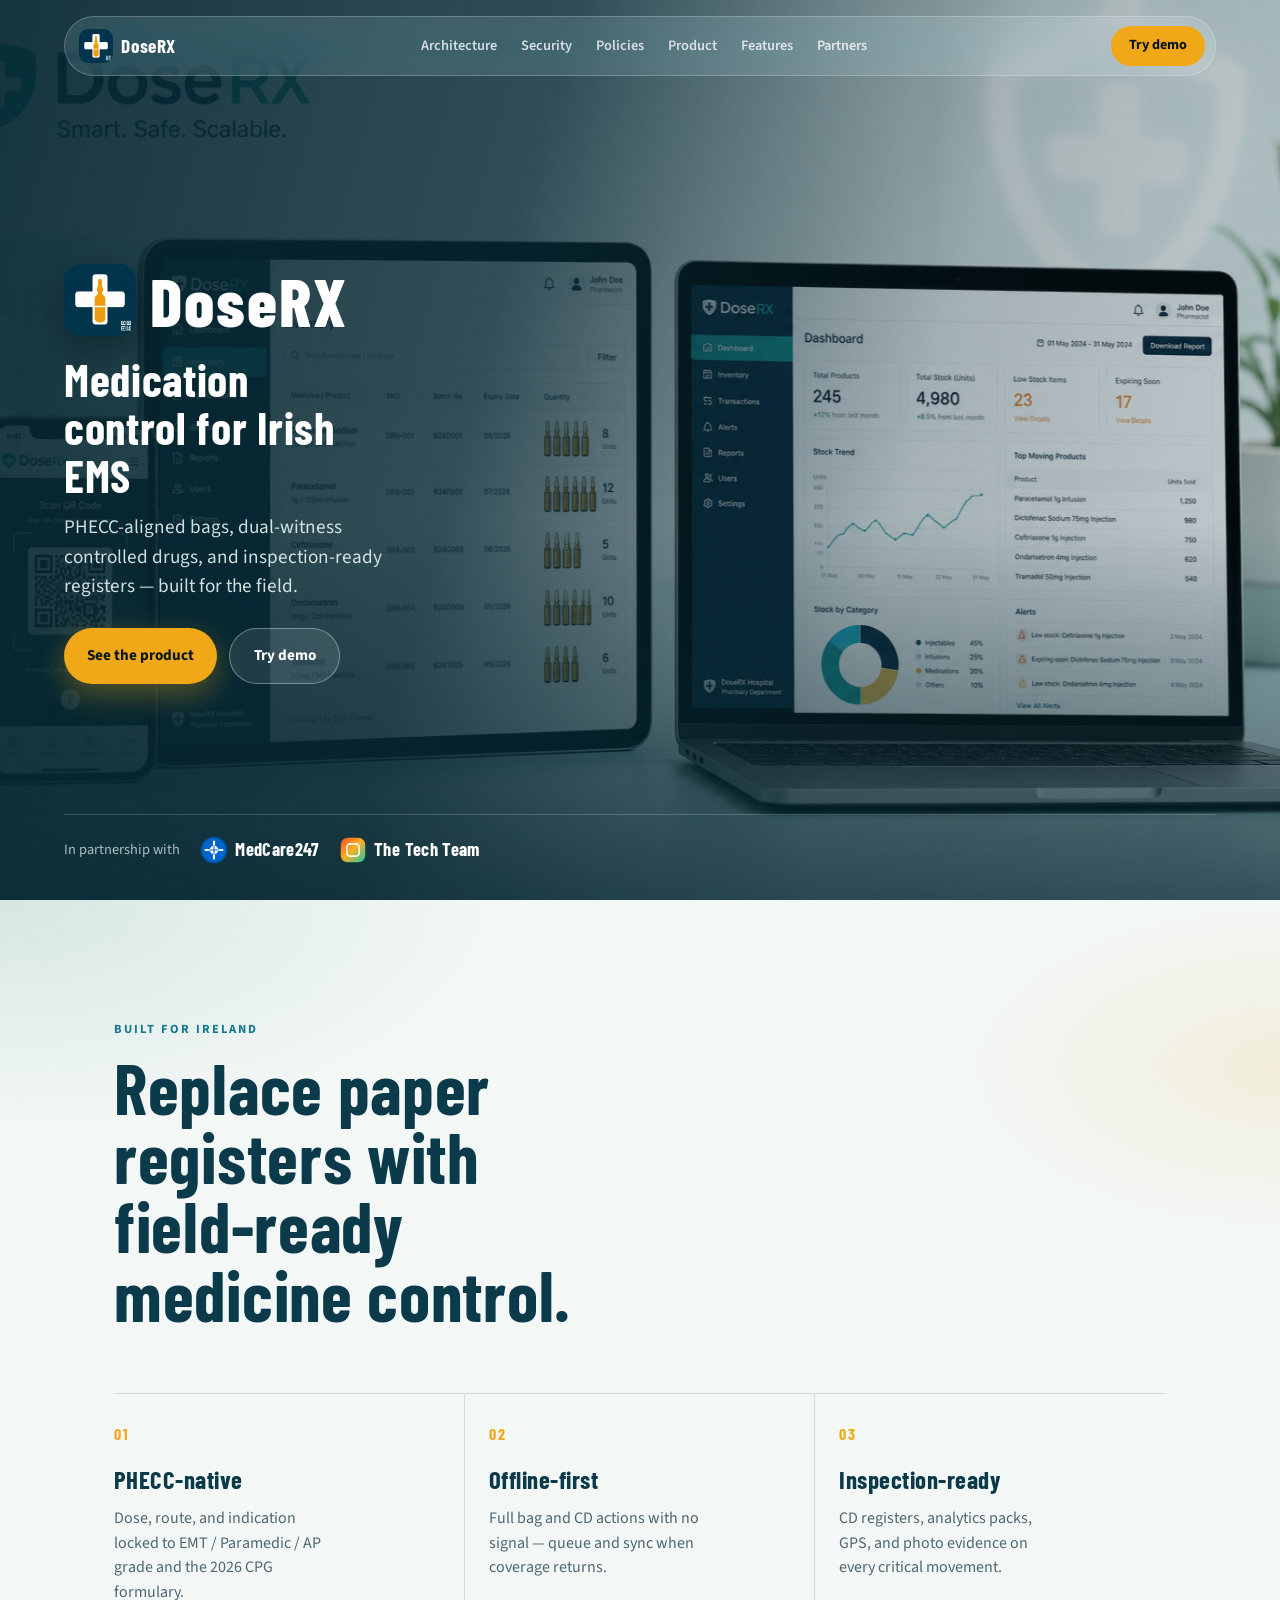
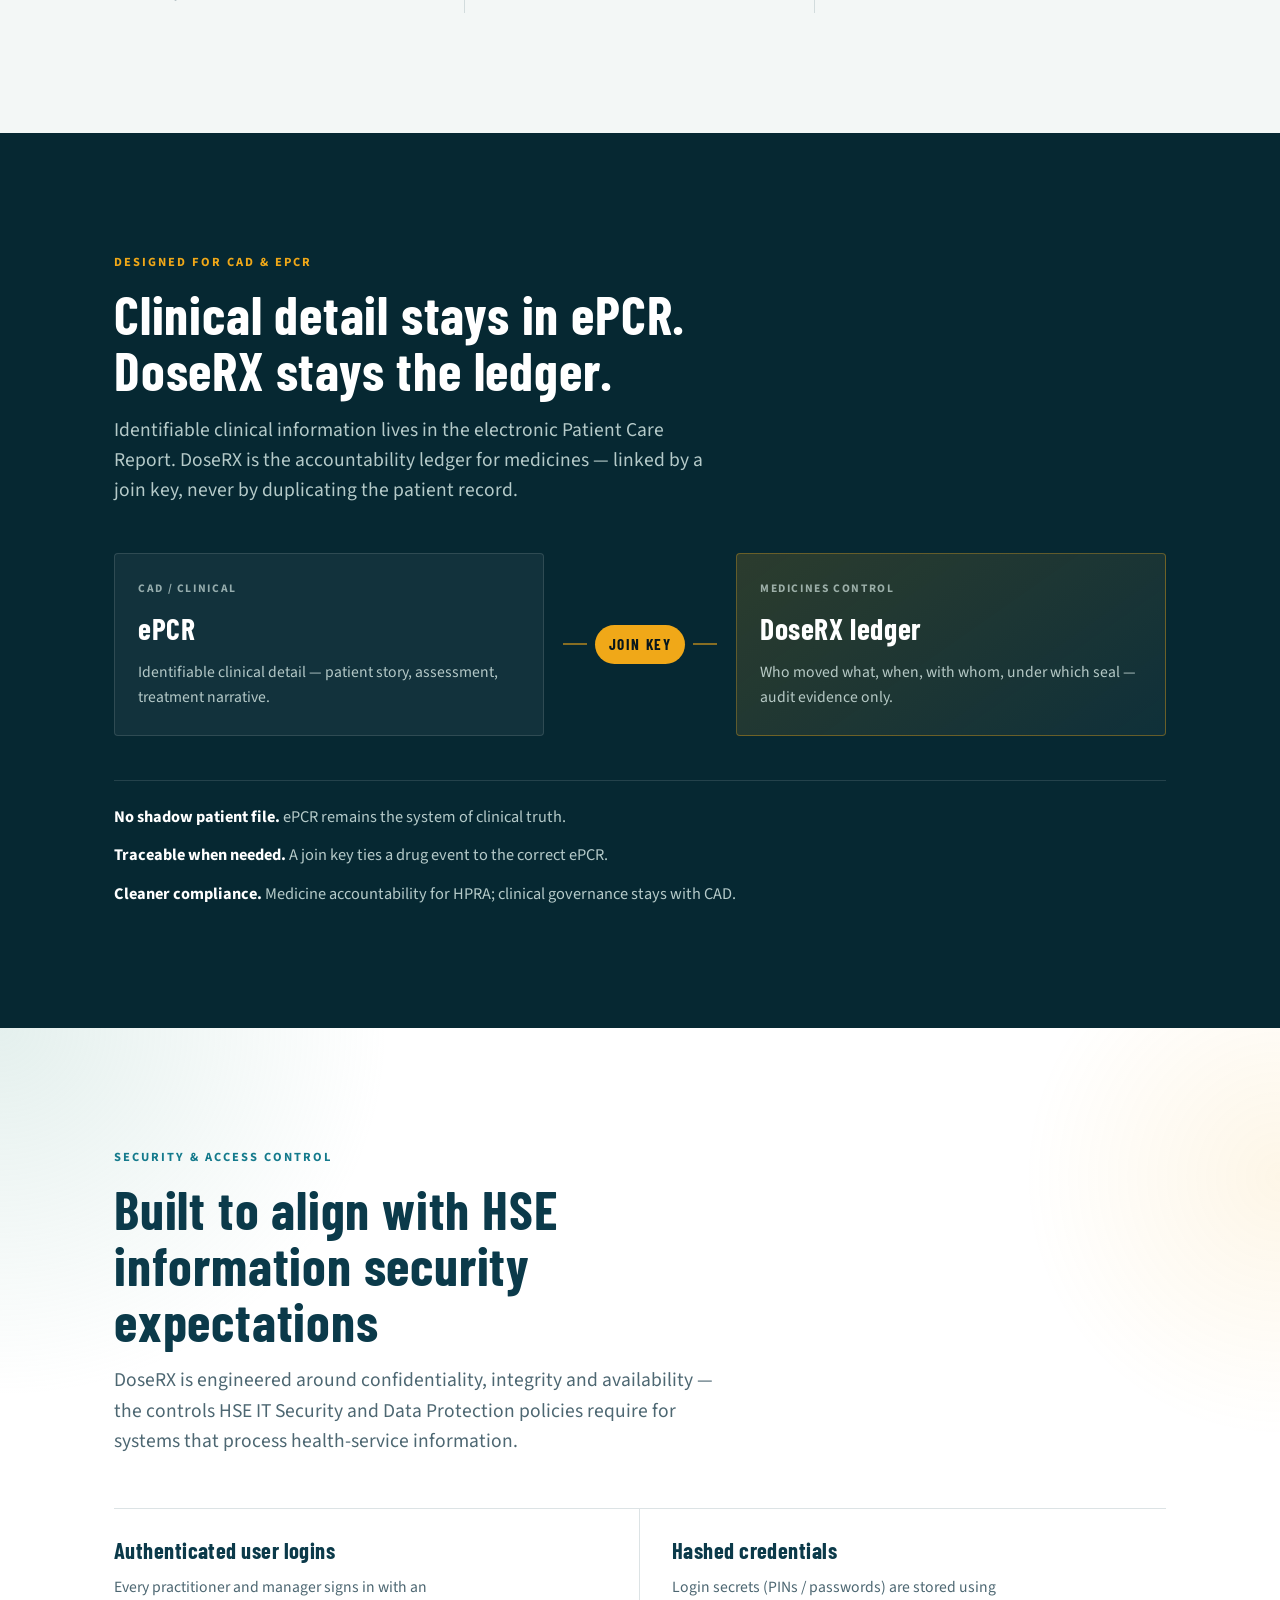
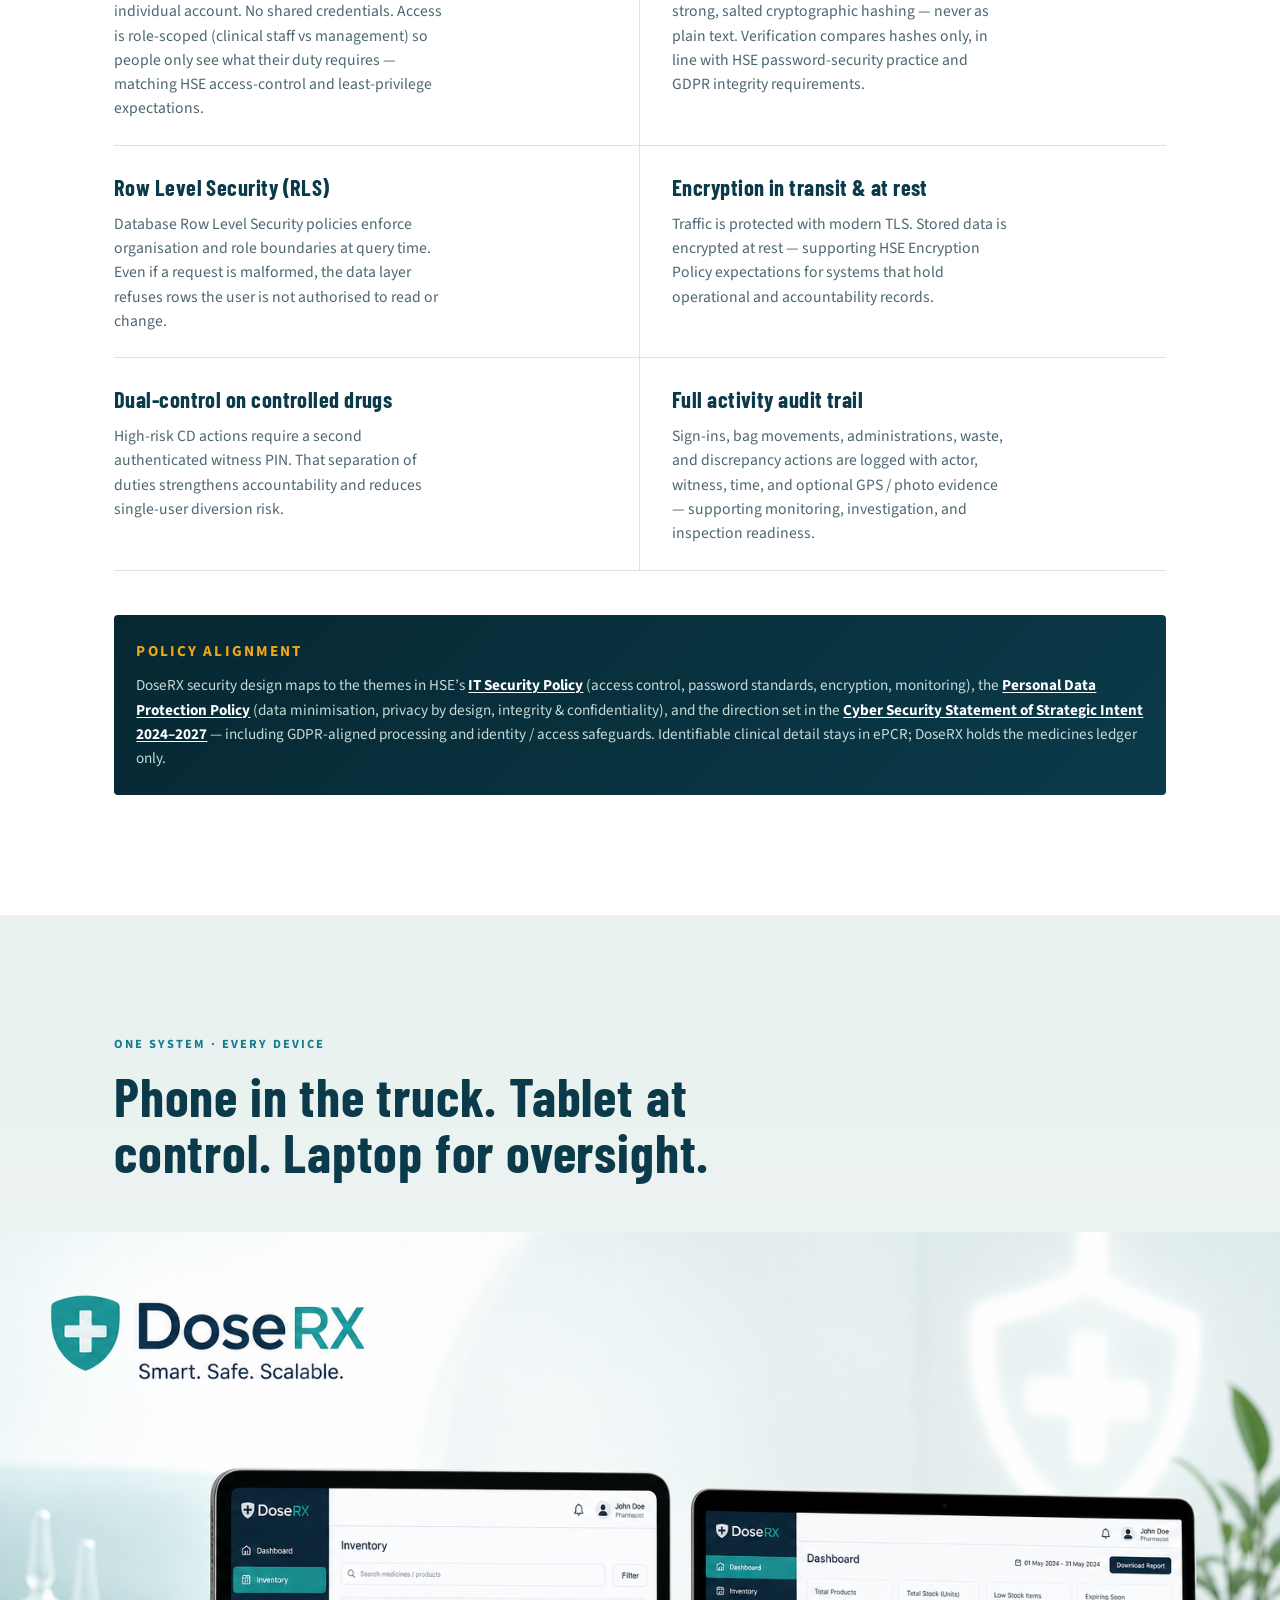
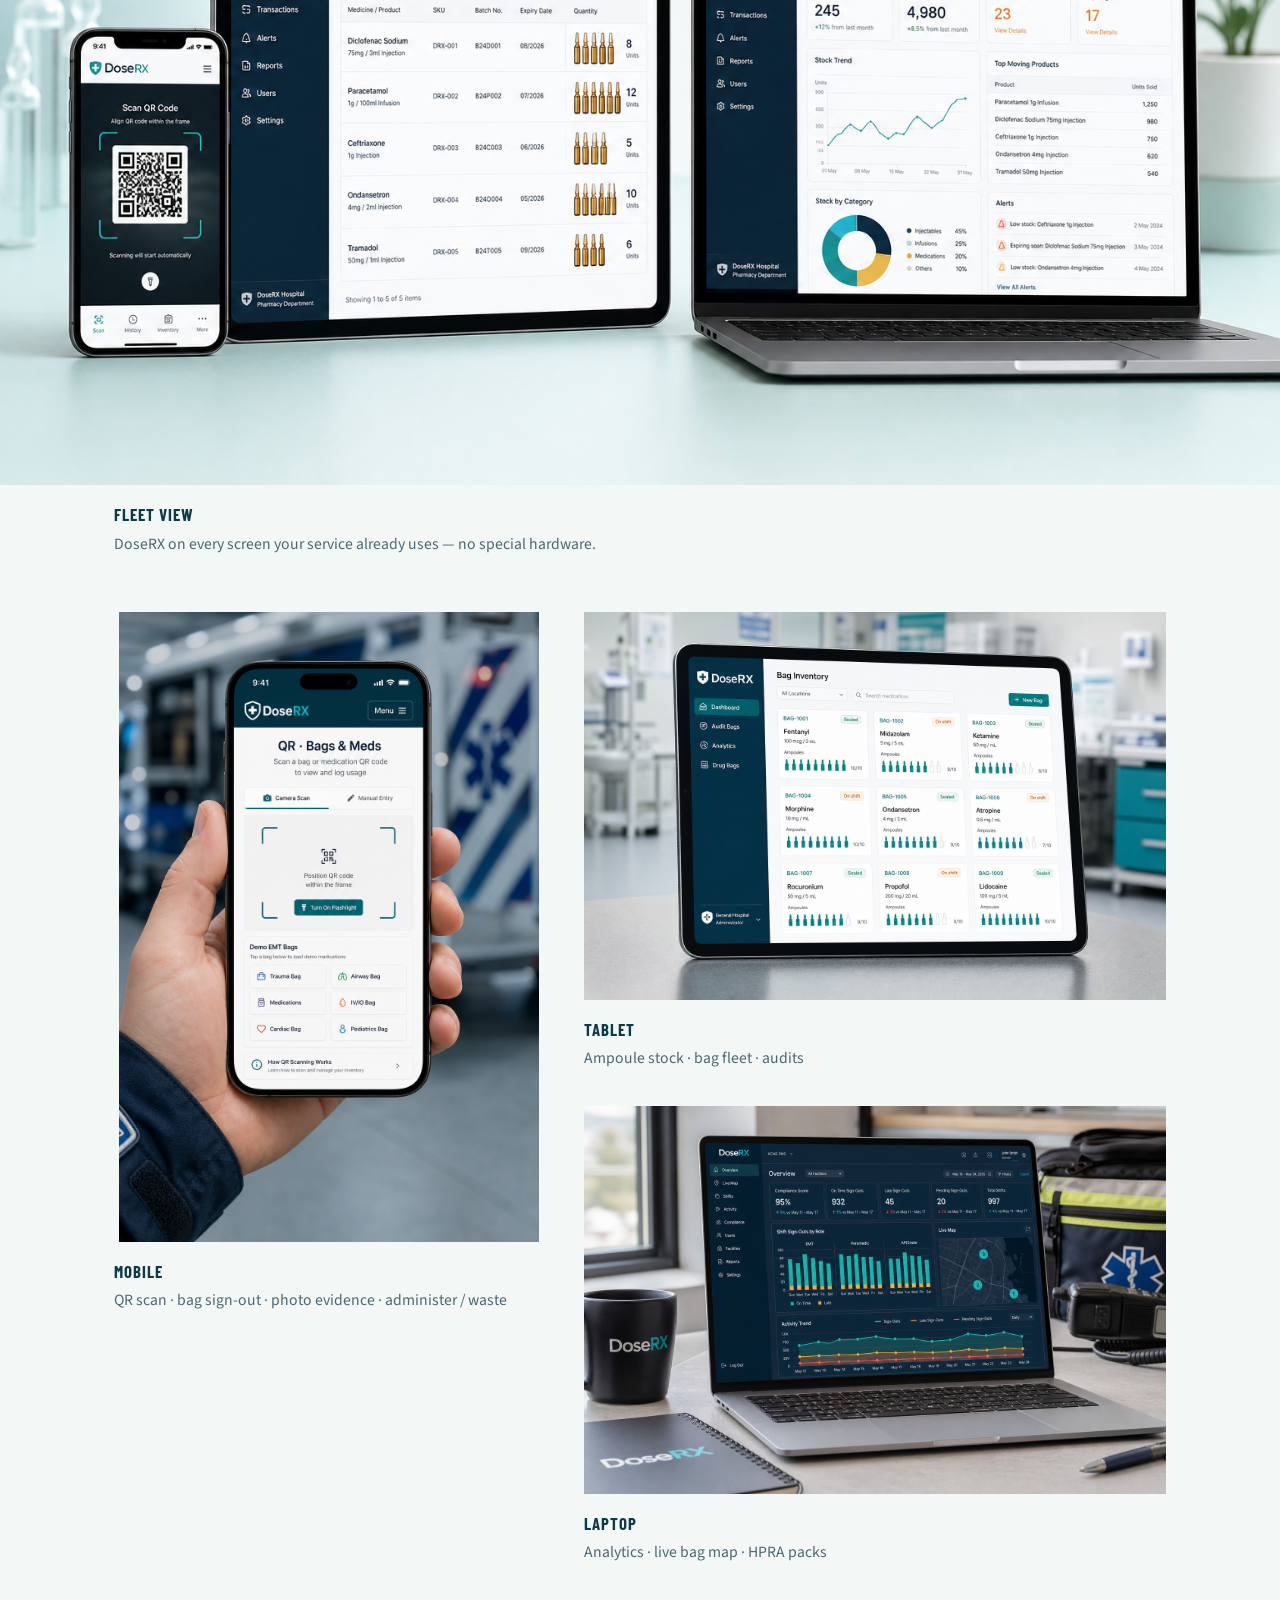
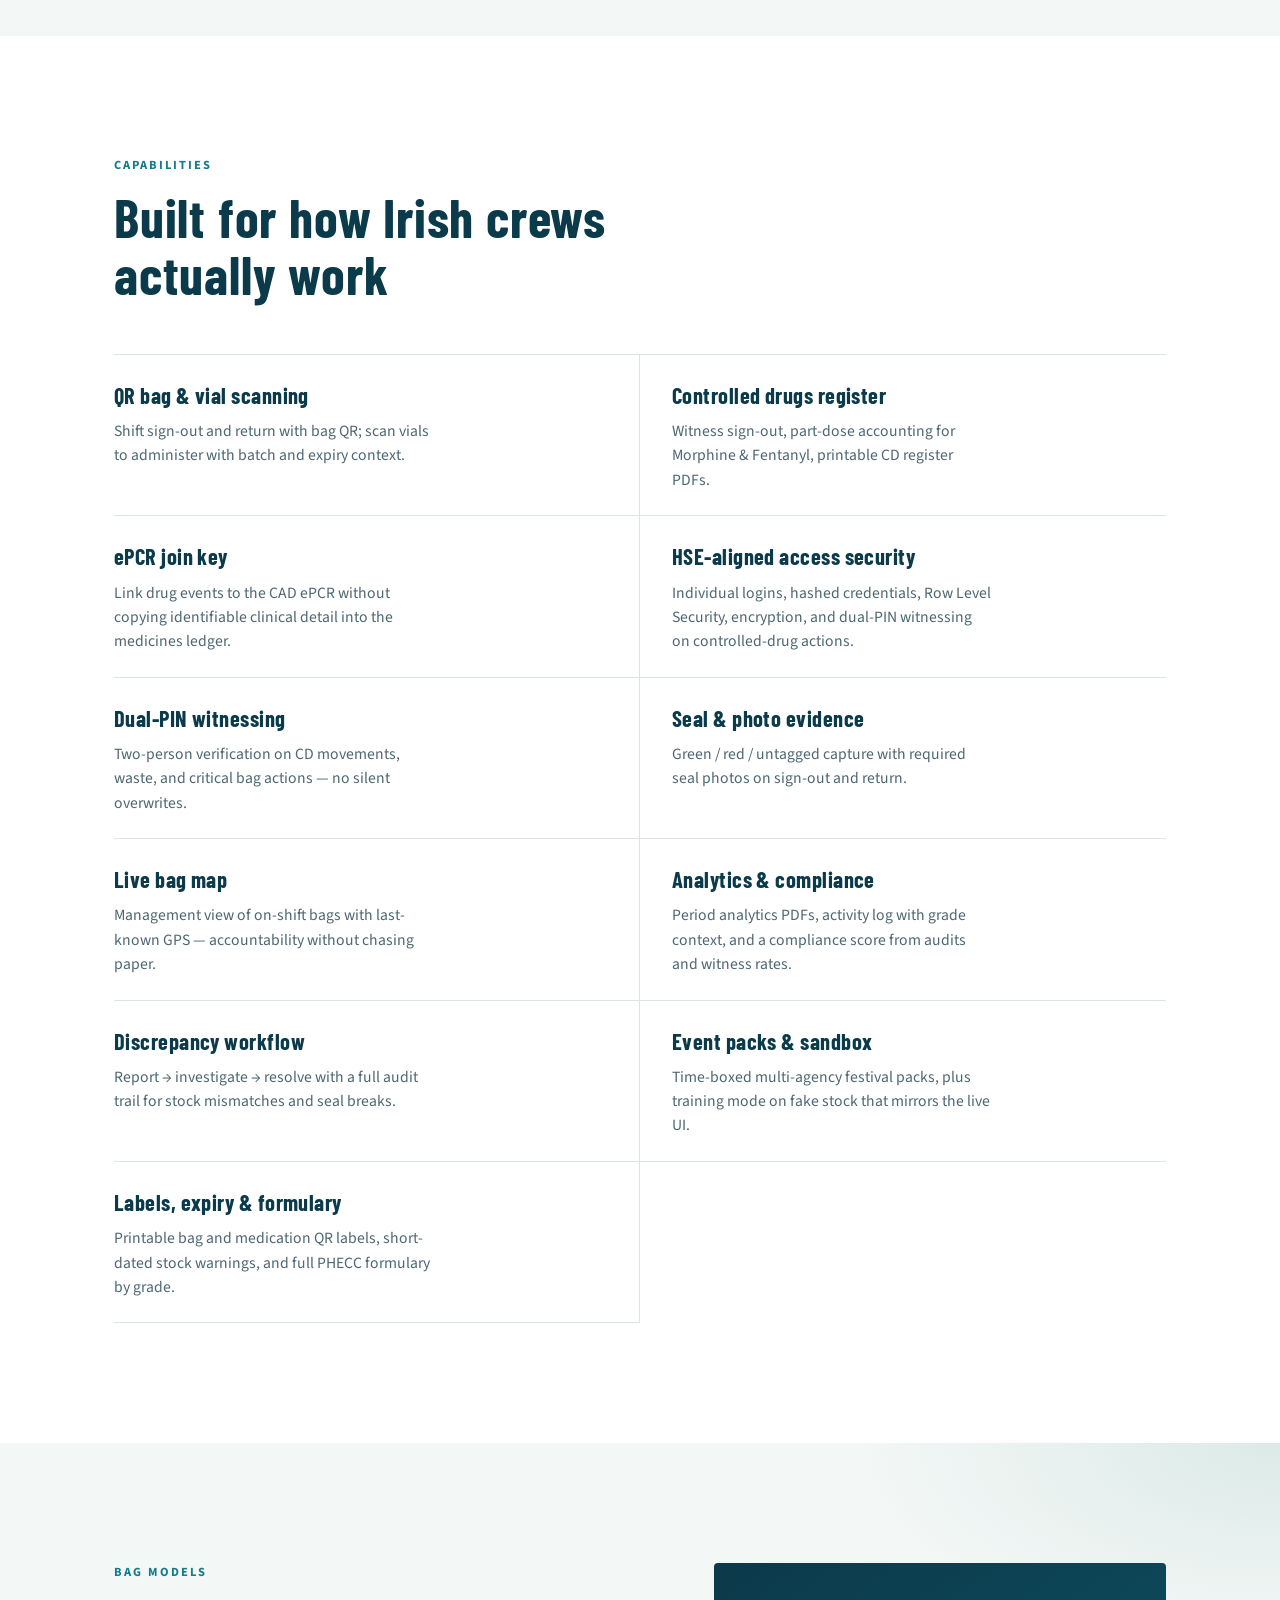
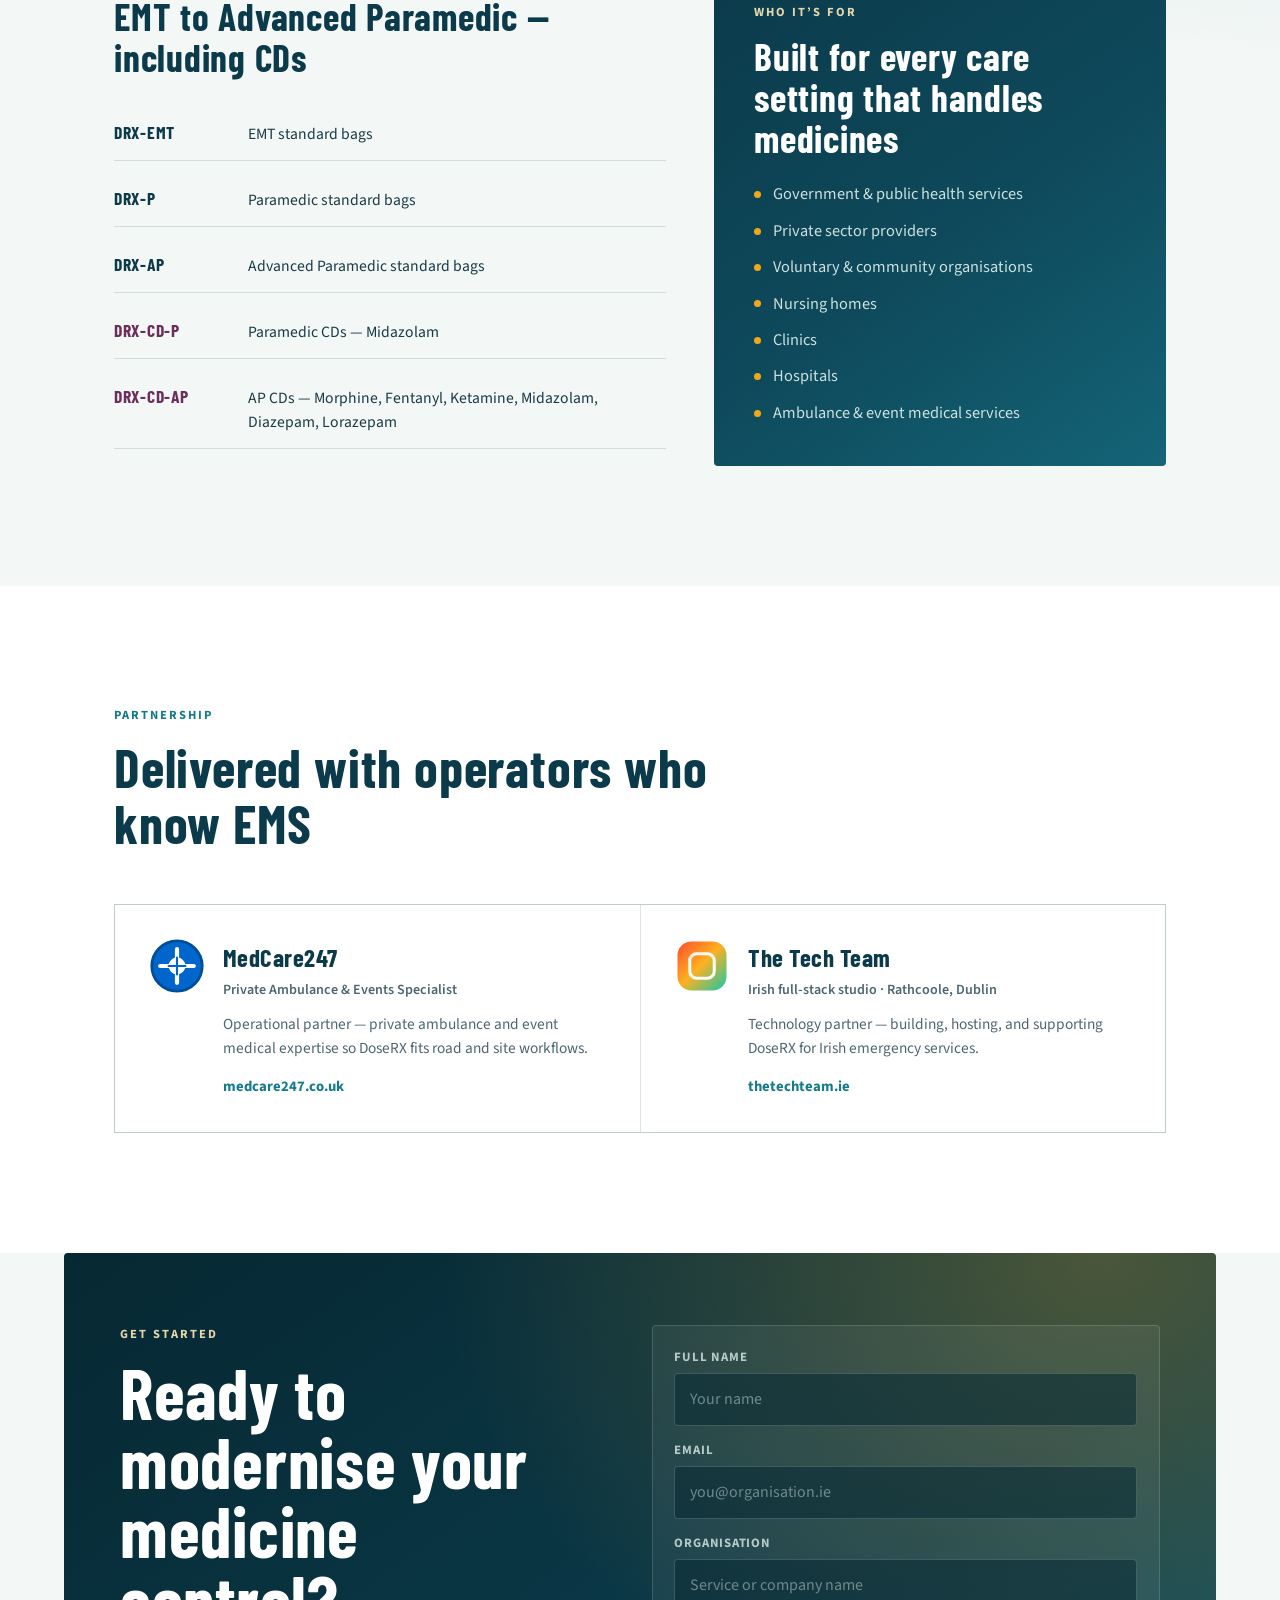
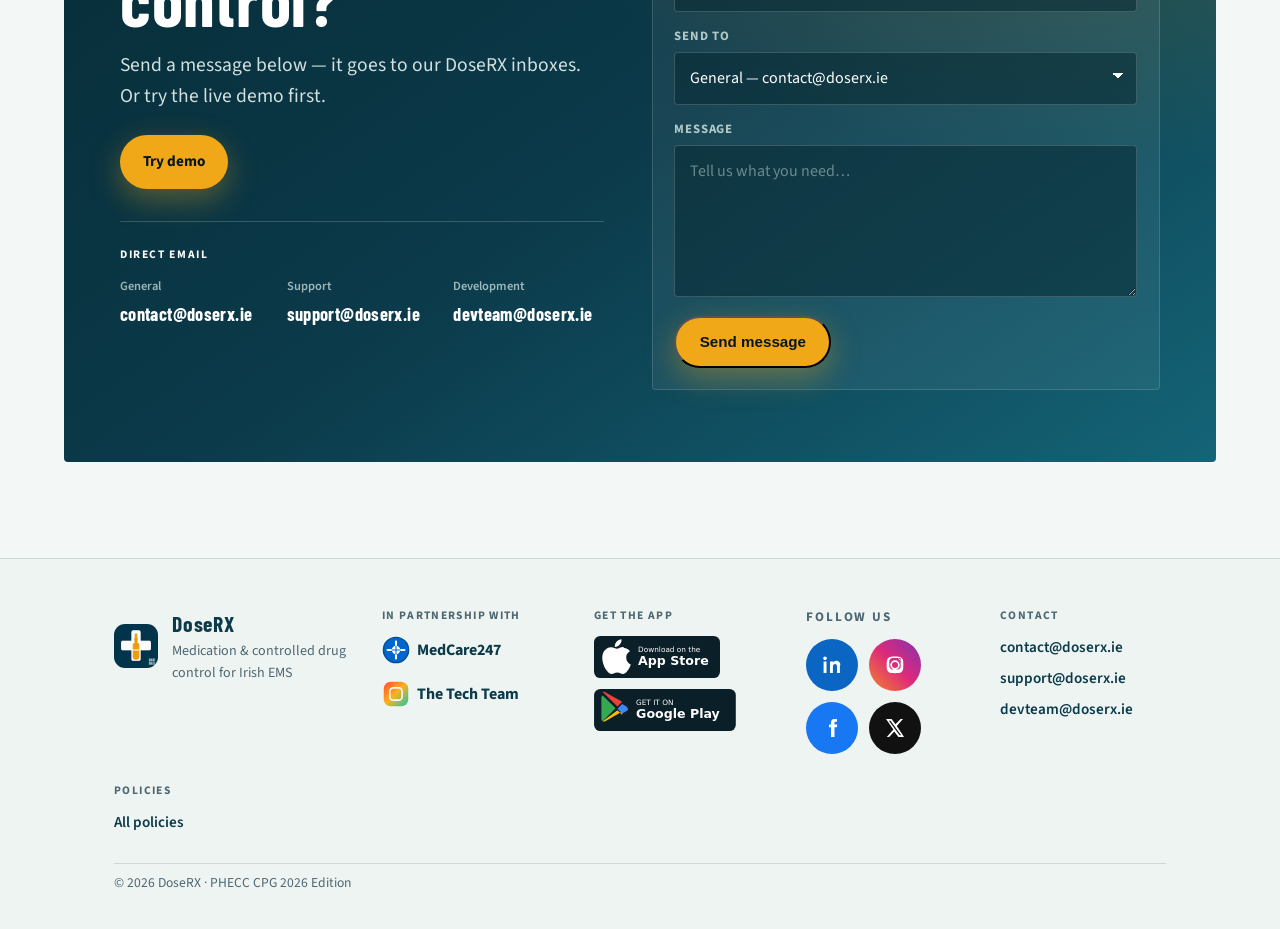
<file: index.html>
<!DOCTYPE html>
<html lang="en-IE">
<head>
  <meta charset="UTF-8" />
  <meta name="viewport" content="width=device-width, initial-scale=1.0" />
  <meta name="description" content="DoseRX — medication & controlled drug control for Irish EMS. HSE-aligned security: RLS, hashed logins, encryption, dual-PIN witnessing. Clinical detail stays in ePCR." />
  <title>DoseRX — Medication & Controlled Drug Control for Irish EMS</title>
  <link rel="icon" type="image/png" href="assets/doserx-logo.png" />
  <link rel="preconnect" href="https://fonts.googleapis.com" />
  <link rel="preconnect" href="https://fonts.gstatic.com" crossorigin />
  <link href="https://fonts.googleapis.com/css2?family=Barlow+Condensed:wght@500;600;700;800&family=Source+Sans+3:ital,wght@0,400;0,500;0,600;0,700;1,400&display=swap" rel="stylesheet" />
  <link rel="stylesheet" href="styles.css" />
</head>
<body>
  <a class="skip-link" href="#main">Skip to content</a>

  <header class="nav" id="nav">
    <a class="nav-brand" href="#top" aria-label="DoseRX home">
      <img src="assets/doserx-logo.png" alt="" width="36" height="36" />
      <span>DoseRX</span>
    </a>
    <nav class="nav-links" aria-label="Primary">
      <a href="#architecture">Architecture</a>
      <a href="#security">Security</a>
      <a href="policies.html">Policies</a>
      <a href="#product">Product</a>
      <a href="#features">Features</a>
      <a href="#partners">Partners</a>
    </nav>
    <a class="nav-cta" href="https://dose-rx-one.vercel.app" target="_blank" rel="noopener noreferrer">Try demo</a>
    <button class="burger" type="button" aria-label="Open menu" aria-expanded="false" aria-controls="mobile-menu">
      <span></span><span></span><span></span>
    </button>
  </header>

  <div class="mobile-menu" id="mobile-menu" hidden>
    <a href="#architecture">Architecture</a>
    <a href="#security">Security</a>
    <a href="policies.html">Policies</a>
    <a href="#product">Product</a>
    <a href="#features">Features</a>
    <a href="#partners">Partners</a>
    <a href="#contact">Contact</a>
    <a class="nav-cta" href="https://dose-rx-one.vercel.app" target="_blank" rel="noopener noreferrer">Try demo</a>
  </div>

  <main id="main">
    <!-- HERO: full-bleed product plane -->
    <section class="hero" id="top">
      <div class="hero-media" aria-hidden="true">
        <img
          src="assets/doserx-leaflet-devices.png"
          alt=""
          width="1536"
          height="1024"
          fetchpriority="high"
          class="hero-bg"
        />
        <div class="hero-shade"></div>
      </div>

      <div class="hero-content">
        <p class="brand-lockup reveal">
          <img src="assets/doserx-logo.png" alt="" width="72" height="72" />
          <span>DoseRX</span>
        </p>
        <h1 class="reveal reveal-2">Medication control for Irish EMS</h1>
        <p class="hero-lede reveal reveal-3">
          PHECC-aligned bags, dual-witness controlled drugs, and inspection-ready registers — built for the field.
        </p>
        <div class="hero-actions reveal reveal-4">
          <a class="btn btn-primary" href="#product">See the product</a>
          <a class="btn btn-ghost" href="https://dose-rx-one.vercel.app" target="_blank" rel="noopener noreferrer">Try demo</a>
        </div>
      </div>

      <div class="hero-partners reveal reveal-5">
        <span>In partnership with</span>
        <a href="https://www.medcare247.co.uk" target="_blank" rel="noopener noreferrer">
          <img src="assets/medcare247-logo.svg" alt="" width="28" height="28" />
          MedCare247
        </a>
        <a href="https://thetechteam.ie" target="_blank" rel="noopener noreferrer">
          <img src="assets/thetechteam-favicon.svg" alt="" width="28" height="28" />
          The Tech Team
        </a>
      </div>
    </section>

    <!-- PITCH -->
    <section class="section pitch" id="why">
      <div class="wrap">
        <p class="eyebrow reveal">Built for Ireland</p>
        <h2 class="display-lg reveal">
          Replace paper registers with field-ready medicine control.
        </h2>
        <div class="pitch-rail">
          <article class="pitch-item reveal">
            <span class="pitch-num">01</span>
            <h3>PHECC-native</h3>
            <p>Dose, route, and indication locked to EMT / Paramedic / AP grade and the 2026 CPG formulary.</p>
          </article>
          <article class="pitch-item reveal">
            <span class="pitch-num">02</span>
            <h3>Offline-first</h3>
            <p>Full bag and CD actions with no signal — queue and sync when coverage returns.</p>
          </article>
          <article class="pitch-item reveal">
            <span class="pitch-num">03</span>
            <h3>Inspection-ready</h3>
            <p>CD registers, analytics packs, GPS, and photo evidence on every critical movement.</p>
          </article>
        </div>
      </div>
    </section>

    <!-- ARCHITECTURE -->
    <section class="section architecture" id="architecture">
      <div class="wrap">
        <div class="arch-intro reveal">
          <p class="eyebrow">Designed for CAD &amp; ePCR</p>
          <h2 class="display-md">Clinical detail stays in ePCR.<br />DoseRX stays the ledger.</h2>
          <p class="lead">
            Identifiable clinical information lives in the electronic Patient Care Report. DoseRX is the accountability ledger for medicines — linked by a join key, never by duplicating the patient record.
          </p>
        </div>

        <div class="arch-diagram reveal" aria-label="How DoseRX joins to ePCR">
          <div class="arch-pane">
            <span class="arch-kicker">CAD / clinical</span>
            <strong>ePCR</strong>
            <p>Identifiable clinical detail — patient story, assessment, treatment narrative.</p>
          </div>
          <div class="arch-bridge" aria-hidden="true">
            <span class="arch-dot"></span>
            <span class="arch-key">Join key</span>
            <span class="arch-dot"></span>
          </div>
          <div class="arch-pane arch-pane-dose">
            <span class="arch-kicker">Medicines control</span>
            <strong>DoseRX ledger</strong>
            <p>Who moved what, when, with whom, under which seal — audit evidence only.</p>
          </div>
        </div>

        <div class="arch-lines">
          <p class="reveal"><em>No shadow patient file.</em> ePCR remains the system of clinical truth.</p>
          <p class="reveal"><em>Traceable when needed.</em> A join key ties a drug event to the correct ePCR.</p>
          <p class="reveal"><em>Cleaner compliance.</em> Medicine accountability for HPRA; clinical governance stays with CAD.</p>
        </div>
      </div>
    </section>

    <!-- SECURITY -->
    <section class="section security" id="security">
      <div class="wrap">
        <header class="section-head reveal">
          <p class="eyebrow">Security &amp; access control</p>
          <h2 class="display-md">Built to align with HSE information security expectations</h2>
          <p class="lead">
            DoseRX is engineered around confidentiality, integrity and availability — the controls HSE IT Security and Data Protection policies require for systems that process health-service information.
          </p>
        </header>

        <div class="sec-grid">
          <article class="sec-item reveal">
            <h3>Authenticated user logins</h3>
            <p>
              Every practitioner and manager signs in with an individual account. No shared credentials. Access is role-scoped (clinical staff vs management) so people only see what their duty requires — matching HSE access-control and least-privilege expectations.
            </p>
          </article>
          <article class="sec-item reveal">
            <h3>Hashed credentials</h3>
            <p>
              Login secrets (PINs / passwords) are stored using strong, salted cryptographic hashing — never as plain text. Verification compares hashes only, in line with HSE password-security practice and GDPR integrity requirements.
            </p>
          </article>
          <article class="sec-item reveal">
            <h3>Row Level Security (RLS)</h3>
            <p>
              Database Row Level Security policies enforce organisation and role boundaries at query time. Even if a request is malformed, the data layer refuses rows the user is not authorised to read or change.
            </p>
          </article>
          <article class="sec-item reveal">
            <h3>Encryption in transit &amp; at rest</h3>
            <p>
              Traffic is protected with modern TLS. Stored data is encrypted at rest — supporting HSE Encryption Policy expectations for systems that hold operational and accountability records.
            </p>
          </article>
          <article class="sec-item reveal">
            <h3>Dual-control on controlled drugs</h3>
            <p>
              High-risk CD actions require a second authenticated witness PIN. That separation of duties strengthens accountability and reduces single-user diversion risk.
            </p>
          </article>
          <article class="sec-item reveal">
            <h3>Full activity audit trail</h3>
            <p>
              Sign-ins, bag movements, administrations, waste, and discrepancy actions are logged with actor, witness, time, and optional GPS / photo evidence — supporting monitoring, investigation, and inspection readiness.
            </p>
          </article>
        </div>

        <div class="sec-policy reveal">
          <p class="sec-policy-label">Policy alignment</p>
          <p>
            DoseRX security design maps to the themes in HSE’s
            <a href="https://pprdassets.hse.ie/media/documents/Information_Security_Policy.pdf" target="_blank" rel="noopener noreferrer">IT Security Policy</a>
            (access control, password standards, encryption, monitoring), the
            <a href="https://assets.hse.ie/media/documents/ncr/hse-data-protection-policy.pdf" target="_blank" rel="noopener noreferrer">Personal Data Protection Policy</a>
            (data minimisation, privacy by design, integrity &amp; confidentiality), and the direction set in the
            <a href="https://healthservice.hse.ie/documents/5087/HSE_Cyber_Statement_of_Strategic_Intent_2024-2027.pdf" target="_blank" rel="noopener noreferrer">Cyber Security Statement of Strategic Intent 2024–2027</a>
            — including GDPR-aligned processing and identity / access safeguards. Identifiable clinical detail stays in ePCR; DoseRX holds the medicines ledger only.
          </p>
        </div>
      </div>
    </section>

    <!-- PRODUCT SHOWCASE — natural aspect images -->
    <section class="section product" id="product">
      <div class="wrap">
        <header class="section-head reveal">
          <p class="eyebrow">One system · every device</p>
          <h2 class="display-md">Phone in the truck. Tablet at control. Laptop for oversight.</h2>
        </header>
      </div>

      <figure class="shot shot-wide reveal">
        <img
          src="assets/doserx-leaflet-devices.png"
          alt="DoseRX across phone, tablet, and laptop"
          width="1536"
          height="1024"
          loading="lazy"
        />
        <figcaption>
          <span>Fleet view</span>
          DoseRX on every screen your service already uses — no special hardware.
        </figcaption>
      </figure>

      <div class="shot-split">
        <figure class="shot shot-portrait reveal">
          <img
            src="assets/doserx-leaflet-mobile.png"
            alt="DoseRX mobile — QR scan and bag workflows"
            width="1024"
            height="1536"
            loading="lazy"
          />
          <figcaption>
            <span>Mobile</span>
            QR scan · bag sign-out · photo evidence · administer / waste
          </figcaption>
        </figure>
        <div class="shot-stack">
          <figure class="shot reveal">
            <img
              src="assets/doserx-leaflet-tablet.png"
              alt="DoseRX tablet — inventory and bag fleet"
              width="1536"
              height="1024"
              loading="lazy"
            />
            <figcaption>
              <span>Tablet</span>
              Ampoule stock · bag fleet · audits
            </figcaption>
          </figure>
          <figure class="shot reveal">
            <img
              src="assets/doserx-leaflet-laptop.png"
              alt="DoseRX laptop — analytics and live map"
              width="1536"
              height="1024"
              loading="lazy"
            />
            <figcaption>
              <span>Laptop</span>
              Analytics · live bag map · HPRA packs
            </figcaption>
          </figure>
        </div>
      </div>
    </section>

    <!-- FEATURES -->
    <section class="section features" id="features">
      <div class="wrap">
        <header class="section-head reveal">
          <p class="eyebrow">Capabilities</p>
          <h2 class="display-md">Built for how Irish crews actually work</h2>
        </header>

        <div class="feature-list">
          <article class="feature-row reveal">
            <h3>QR bag &amp; vial scanning</h3>
            <p>Shift sign-out and return with bag QR; scan vials to administer with batch and expiry context.</p>
          </article>
          <article class="feature-row reveal">
            <h3>Controlled drugs register</h3>
            <p>Witness sign-out, part-dose accounting for Morphine &amp; Fentanyl, printable CD register PDFs.</p>
          </article>
          <article class="feature-row reveal">
            <h3>ePCR join key</h3>
            <p>Link drug events to the CAD ePCR without copying identifiable clinical detail into the medicines ledger.</p>
          </article>
          <article class="feature-row reveal">
            <h3>HSE-aligned access security</h3>
            <p>Individual logins, hashed credentials, Row Level Security, encryption, and dual-PIN witnessing on controlled-drug actions.</p>
          </article>
          <article class="feature-row reveal">
            <h3>Dual-PIN witnessing</h3>
            <p>Two-person verification on CD movements, waste, and critical bag actions — no silent overwrites.</p>
          </article>
          <article class="feature-row reveal">
            <h3>Seal &amp; photo evidence</h3>
            <p>Green / red / untagged capture with required seal photos on sign-out and return.</p>
          </article>
          <article class="feature-row reveal">
            <h3>Live bag map</h3>
            <p>Management view of on-shift bags with last-known GPS — accountability without chasing paper.</p>
          </article>
          <article class="feature-row reveal">
            <h3>Analytics &amp; compliance</h3>
            <p>Period analytics PDFs, activity log with grade context, and a compliance score from audits and witness rates.</p>
          </article>
          <article class="feature-row reveal">
            <h3>Discrepancy workflow</h3>
            <p>Report → investigate → resolve with a full audit trail for stock mismatches and seal breaks.</p>
          </article>
          <article class="feature-row reveal">
            <h3>Event packs &amp; sandbox</h3>
            <p>Time-boxed multi-agency festival packs, plus training mode on fake stock that mirrors the live UI.</p>
          </article>
          <article class="feature-row reveal">
            <h3>Labels, expiry &amp; formulary</h3>
            <p>Printable bag and medication QR labels, short-dated stock warnings, and full PHECC formulary by grade.</p>
          </article>
        </div>
      </div>
    </section>

    <!-- BAGS + WHO -->
    <section class="section bags" id="bags">
      <div class="wrap bags-grid">
        <div class="reveal">
          <p class="eyebrow">Bag models</p>
          <h2 class="display-sm">EMT to Advanced Paramedic — including CDs</h2>
          <ul class="bag-list">
            <li><code>DRX-EMT</code> EMT standard bags</li>
            <li><code>DRX-P</code> Paramedic standard bags</li>
            <li><code>DRX-AP</code> Advanced Paramedic standard bags</li>
            <li class="is-cd"><code>DRX-CD-P</code> Paramedic CDs — Midazolam</li>
            <li class="is-cd"><code>DRX-CD-AP</code> AP CDs — Morphine, Fentanyl, Ketamine, Midazolam, Diazepam, Lorazepam</li>
          </ul>
        </div>
        <div class="who-panel reveal">
          <p class="eyebrow light">Who it’s for</p>
          <h2 class="display-sm light">Built for every care setting that handles medicines</h2>
          <ul class="who-list">
            <li>Government &amp; public health services</li>
            <li>Private sector providers</li>
            <li>Voluntary &amp; community organisations</li>
            <li>Nursing homes</li>
            <li>Clinics</li>
            <li>Hospitals</li>
            <li>Ambulance &amp; event medical services</li>
          </ul>
        </div>
      </div>
    </section>

    <!-- PARTNERS -->
    <section class="section partners" id="partners">
      <div class="wrap">
        <header class="section-head reveal">
          <p class="eyebrow">Partnership</p>
          <h2 class="display-md">Delivered with operators who know EMS</h2>
        </header>

        <div class="partner-row">
          <a class="partner reveal" href="https://www.medcare247.co.uk" target="_blank" rel="noopener noreferrer">
            <img src="assets/medcare247-logo.svg" alt="MedCare247 logo" width="64" height="64" />
            <div>
              <h3>MedCare247</h3>
              <p class="partner-role">Private Ambulance &amp; Events Specialist</p>
              <p>Operational partner — private ambulance and event medical expertise so DoseRX fits road and site workflows.</p>
              <span class="text-link">medcare247.co.uk</span>
            </div>
          </a>
          <a class="partner reveal" href="https://thetechteam.ie" target="_blank" rel="noopener noreferrer">
            <img src="assets/thetechteam-favicon.svg" alt="The Tech Team logo" width="64" height="64" />
            <div>
              <h3>The Tech Team</h3>
              <p class="partner-role">Irish full-stack studio · Rathcoole, Dublin</p>
              <p>Technology partner — building, hosting, and supporting DoseRX for Irish emergency services.</p>
              <span class="text-link">thetechteam.ie</span>
            </div>
          </a>
        </div>
      </div>
    </section>

    <!-- CONTACT -->
    <section class="section contact" id="contact">
      <div class="contact-stage reveal">
        <div class="contact-layout">
          <div class="contact-intro">
            <p class="eyebrow light">Get started</p>
            <h2 class="display-lg light">Ready to modernise your medicine control?</h2>
            <p class="lead light">
              Send a message below — it goes to our DoseRX inboxes. Or try the live demo first.
            </p>
            <div class="hero-actions">
              <a class="btn btn-primary" href="https://dose-rx-one.vercel.app" target="_blank" rel="noopener noreferrer">Try demo</a>
            </div>
            <div class="contact-emails">
              <p class="contact-emails-label">Direct email</p>
              <ul class="contact-email-list">
                <li>
                  <span>General</span>
                  <a href="mailto:contact@doserx.ie">contact@doserx.ie</a>
                </li>
                <li>
                  <span>Support</span>
                  <a href="mailto:support@doserx.ie">support@doserx.ie</a>
                </li>
                <li>
                  <span>Development</span>
                  <a href="mailto:devteam@doserx.ie">devteam@doserx.ie</a>
                </li>
              </ul>
            </div>
          </div>

          <form class="contact-form" id="contact-form" novalidate>
            <input type="hidden" name="_subject" id="form-subject" value="DoseRX website enquiry" />
            <input type="text" name="_honey" class="hp-field" tabindex="-1" autocomplete="off" aria-hidden="true" />

            <div class="form-row">
              <label for="contact-name">Full name</label>
              <input id="contact-name" name="name" type="text" required autocomplete="name" placeholder="Your name" />
            </div>

            <div class="form-row">
              <label for="contact-email">Email</label>
              <input id="contact-email" name="email" type="email" required autocomplete="email" placeholder="you@organisation.ie" />
            </div>

            <div class="form-row">
              <label for="contact-org">Organisation</label>
              <input id="contact-org" name="organisation" type="text" autocomplete="organization" placeholder="Service or company name" />
            </div>

            <div class="form-row">
              <label for="contact-topic">Send to</label>
              <select id="contact-topic" name="topic" required>
                <option value="general">General — contact@doserx.ie</option>
                <option value="support">Support — support@doserx.ie</option>
                <option value="development">Development — devteam@doserx.ie</option>
              </select>
            </div>

            <div class="form-row">
              <label for="contact-message">Message</label>
              <textarea id="contact-message" name="message" rows="5" required placeholder="Tell us what you need…"></textarea>
            </div>

            <button class="btn btn-primary" type="submit" id="contact-submit">Send message</button>
            <p class="form-status" id="form-status" role="status" aria-live="polite" hidden></p>
          </form>
        </div>
      </div>
    </section>
  </main>

  <footer class="footer">
    <div class="wrap footer-grid">
      <div class="footer-brand">
        <img src="assets/doserx-logo.png" alt="" width="44" height="44" />
        <div>
          <strong>DoseRX</strong>
          <p>Medication &amp; controlled drug control for Irish EMS</p>
        </div>
      </div>

      <div class="footer-partners">
        <p>In partnership with</p>
        <div class="footer-partner-row">
          <a href="https://www.medcare247.co.uk" target="_blank" rel="noopener noreferrer">
            <img src="assets/medcare247-logo.svg" alt="" width="28" height="28" />
            MedCare247
          </a>
          <a href="https://thetechteam.ie" target="_blank" rel="noopener noreferrer">
            <img src="assets/thetechteam-favicon.svg" alt="" width="28" height="28" />
            The Tech Team
          </a>
        </div>
      </div>

      <div class="footer-apps">
        <p>Get the app</p>
        <div class="store-row">
          <a class="store-badge" href="#" aria-label="Download on the App Store">
            <svg viewBox="0 0 120 40" width="135" height="45" aria-hidden="true">
              <rect width="120" height="40" rx="6" fill="#0a1f28"/>
              <path fill="#fff" d="M24.5 8.2c1.1-1.4 1.9-3.3 1.7-5.2-1.6.1-3.6 1.1-4.7 2.5-1 1.2-1.9 3.1-1.7 5 1.8.1 3.6-1 4.7-2.3zm3.9 2.3c-2.8-.2-5.2 1.6-6.5 1.6-1.4 0-3.4-1.5-5.6-1.5-2.9.1-5.5 1.7-7 4.2-3 5.2-.8 12.9 2.1 17.1 1.4 2.1 3.1 4.4 5.3 4.3 2.1-.1 2.9-1.4 5.5-1.4s3.3 1.4 5.5 1.3c2.3-.1 3.7-2.1 5.1-4.2 1.6-2.3 2.2-4.6 2.3-4.7-.1 0-4.3-1.7-4.4-6.5-.1-4.1 3.3-6 3.5-6.1-1.9-2.8-4.9-3.1-6-3.1z"/>
              <text x="42" y="15" fill="#fff" font-family="system-ui,sans-serif" font-size="7" font-weight="500">Download on the</text>
              <text x="42" y="28" fill="#fff" font-family="system-ui,sans-serif" font-size="12" font-weight="700">App Store</text>
            </svg>
          </a>
          <a class="store-badge" href="#" aria-label="Get it on Google Play">
            <svg viewBox="0 0 135 40" width="152" height="45" aria-hidden="true">
              <rect width="135" height="40" rx="6" fill="#0a1f28"/>
              <path fill="#34A853" d="M8.2 6.1 20.5 18.4 8.2 30.7c-.7-.4-1.2-1.2-1.2-2.1V8.2c0-.9.5-1.7 1.2-2.1z"/>
              <path fill="#FBBC04" d="M26.8 24.7 22.3 20.2 8.2 30.7c.3.2.7.3 1.1.3.5 0 1-.1 1.4-.4l16.1-9.1z"/>
              <path fill="#EA4335" d="M26.8 12.1 10.7 3c-.4-.3-.9-.4-1.4-.4-.4 0-.8.1-1.1.3L22.3 16.6l4.5-4.5z"/>
              <path fill="#4285F4" d="M31.5 17.1 26.8 14.4l-4.5 4.5 4.5 4.5 4.7-2.7c1.1-.6 1.1-2.4 0-3.1z"/>
              <text x="40" y="15" fill="#fff" font-family="system-ui,sans-serif" font-size="7" font-weight="500">GET IT ON</text>
              <text x="40" y="28" fill="#fff" font-family="system-ui,sans-serif" font-size="12" font-weight="700">Google Play</text>
            </svg>
          </a>
        </div>
      </div>

      <div class="footer-social">
        <p>Follow us</p>
        <div class="social-row">
          <a class="social-link social-linkedin" href="#" aria-label="DoseRX on LinkedIn">
            <svg viewBox="0 0 24 24" width="24" height="24" aria-hidden="true"><path fill="currentColor" d="M6.5 8.5H3.6V20h2.9V8.5zM5 3.5C4 3.5 3.2 4.3 3.2 5.3S4 7.1 5 7.1s1.8-.8 1.8-1.8S6 3.5 5 3.5zM20.4 12.3c0-3.1-1.7-4.6-4.1-4.6-1.9 0-2.8 1-3.3 1.7V8.5H10v11.5h2.9v-6.2c0-1.6.9-2.7 2.2-2.7 1.2 0 1.9.9 1.9 2.7V20h2.9v-7.7z"/></svg>
          </a>
          <a class="social-link social-instagram" href="#" aria-label="DoseRX on Instagram">
            <svg viewBox="0 0 24 24" width="24" height="24" aria-hidden="true"><path fill="currentColor" d="M12 7.3A4.7 4.7 0 1 0 16.7 12 4.7 4.7 0 0 0 12 7.3zm0 7.7A3 3 0 1 1 15 12a3 3 0 0 1-3 3zm5.9-8.9a1.1 1.1 0 1 1-1.1-1.1 1.1 1.1 0 0 1 1.1 1.1zM12 3.6c-2.2 0-2.5 0-3.4.1a5 5 0 0 0-3.4 1.4 5 5 0 0 0-1.4 3.4c-.1.9-.1 1.2-.1 3.4s0 2.5.1 3.4a5 5 0 0 0 1.4 3.4 5 5 0 0 0 3.4 1.4c.9.1 1.2.1 3.4.1s2.5 0 3.4-.1a5 5 0 0 0 3.4-1.4 5 5 0 0 0 1.4-3.4c.1-.9.1-1.2.1-3.4s0-2.5-.1-3.4a5 5 0 0 0-1.4-3.4 5 5 0 0 0-3.4-1.4c-.9-.1-1.2-.1-3.4-.1zm0 1.5c2.2 0 2.4 0 3.3.1a3.5 3.5 0 0 1 2.3 2.3c.1.9.1 1.1.1 3.3s0 2.4-.1 3.3a3.5 3.5 0 0 1-2.3 2.3c-.9.1-1.1.1-3.3.1s-2.4 0-3.3-.1a3.5 3.5 0 0 1-2.3-2.3c-.1-.9-.1-1.1-.1-3.3s0-2.4.1-3.3a3.5 3.5 0 0 1 2.3-2.3c.9-.1 1.1-.1 3.3-.1z"/></svg>
          </a>
          <a class="social-link social-facebook" href="#" aria-label="DoseRX on Facebook">
            <svg viewBox="0 0 24 24" width="24" height="24" aria-hidden="true"><path fill="currentColor" d="M14.5 8.5V6.8c0-.7.1-1.1 1.1-1.1H17V3h-2.4C11.8 3 11 4.7 11 6.6v1.9H9v2.8h2V21h3.5v-9.7h2.4l.3-2.8h-2.7z"/></svg>
          </a>
          <a class="social-link social-x" href="#" aria-label="DoseRX on X">
            <svg viewBox="0 0 24 24" width="22" height="22" aria-hidden="true"><path fill="currentColor" d="M17.6 3H20l-6.2 7.1L21 21h-5.5l-4.3-5.6L6.2 21H3.8l6.6-7.6L3 3h5.6l3.9 5.2L17.6 3zm-1 16.2h1.5L7.5 4.7H5.9l10.7 14.5z"/></svg>
          </a>
        </div>
      </div>

      <div class="footer-emails">
        <p>Contact</p>
        <div class="footer-email-row">
          <a href="mailto:contact@doserx.ie">contact@doserx.ie</a>
          <a href="mailto:support@doserx.ie">support@doserx.ie</a>
          <a href="mailto:devteam@doserx.ie">devteam@doserx.ie</a>
        </div>
      </div>

      <div class="footer-docs">
        <p>Policies</p>
        <div class="footer-email-row">
          <a href="policies.html">All policies</a>
        </div>
      </div>

      <p class="footer-copy">© <span id="year"></span> DoseRX · PHECC CPG 2026 Edition</p>
    </div>
  </footer>

  <script src="script.js"></script>
</body>
</html>
</file>
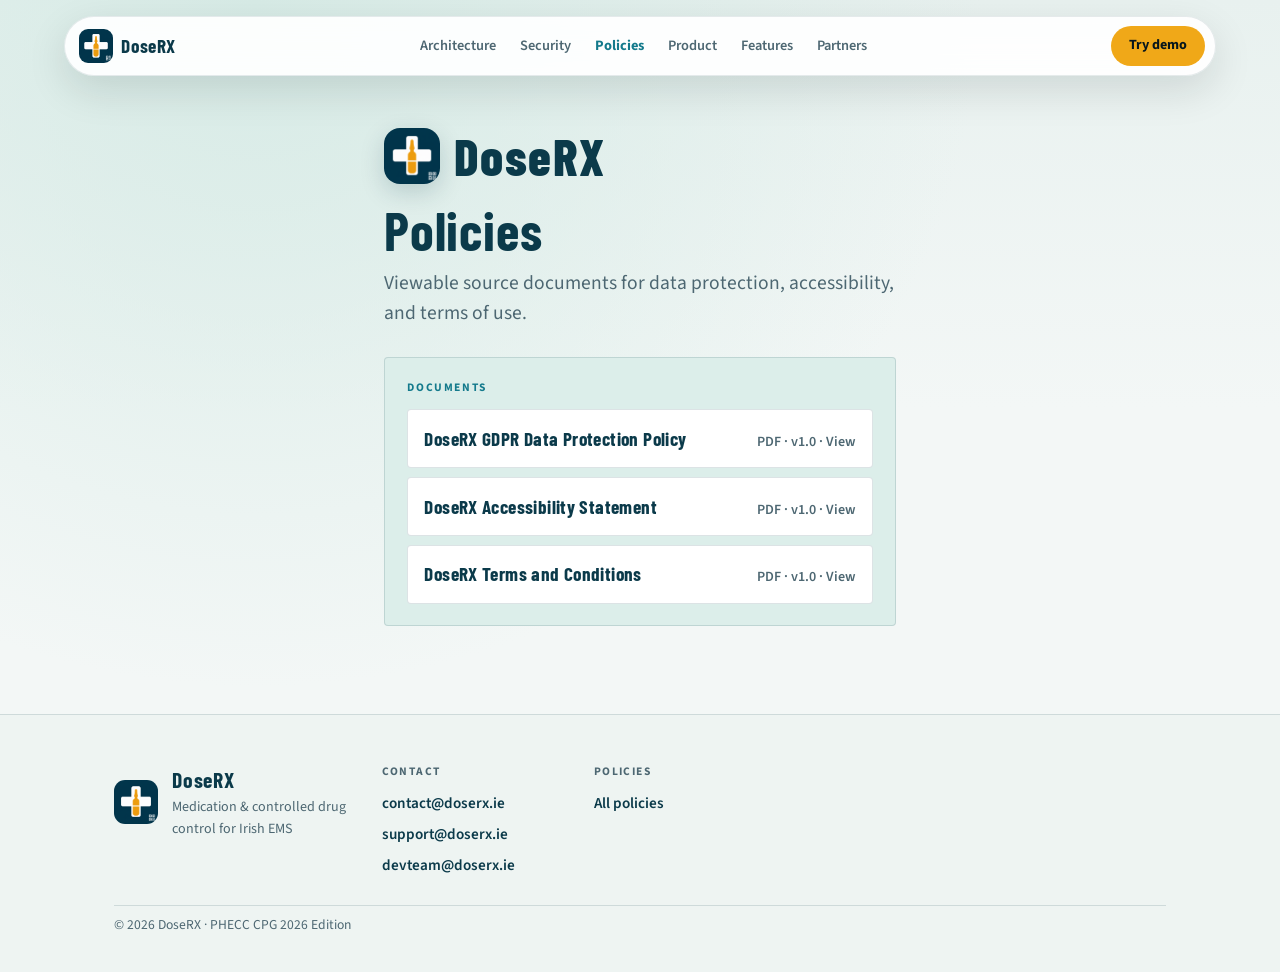
<file: policies.html>
<!DOCTYPE html>
<html lang="en-IE">
<head>
  <meta charset="UTF-8" />
  <meta name="viewport" content="width=device-width, initial-scale=1.0" />
  <meta name="description" content="DoseRX policies — GDPR &amp; Data Protection, Accessibility Statement, and Terms and Conditions." />
  <title>Policies — DoseRX</title>
  <link rel="icon" type="image/png" href="assets/doserx-logo.png" />
  <link rel="preconnect" href="https://fonts.googleapis.com" />
  <link rel="preconnect" href="https://fonts.gstatic.com" crossorigin />
  <link href="https://fonts.googleapis.com/css2?family=Barlow+Condensed:wght@500;600;700;800&family=Source+Sans+3:ital,wght@0,400;0,500;0,600;0,700;1,400&display=swap" rel="stylesheet" />
  <link rel="stylesheet" href="styles.css" />
</head>
<body class="page-policies">
  <a class="skip-link" href="#main">Skip to content</a>

  <header class="nav solid" id="nav">
    <a class="nav-brand" href="index.html" aria-label="DoseRX home">
      <img src="assets/doserx-logo.png" alt="" width="36" height="36" />
      <span>DoseRX</span>
    </a>
    <nav class="nav-links" aria-label="Primary">
      <a href="index.html#architecture">Architecture</a>
      <a href="index.html#security">Security</a>
      <a href="policies.html" aria-current="page">Policies</a>
      <a href="index.html#product">Product</a>
      <a href="index.html#features">Features</a>
      <a href="index.html#partners">Partners</a>
    </nav>
    <a class="nav-cta" href="https://dose-rx-one.vercel.app" target="_blank" rel="noopener noreferrer">Try demo</a>
    <button class="burger" type="button" aria-label="Open menu" aria-expanded="false" aria-controls="mobile-menu">
      <span></span><span></span><span></span>
    </button>
  </header>

  <div class="mobile-menu" id="mobile-menu" hidden>
    <a href="index.html#architecture">Architecture</a>
    <a href="index.html#security">Security</a>
    <a href="policies.html" aria-current="page">Policies</a>
    <a href="index.html#product">Product</a>
    <a href="index.html#features">Features</a>
    <a href="index.html#partners">Partners</a>
    <a href="index.html#contact">Contact</a>
    <a class="nav-cta" href="https://dose-rx-one.vercel.app" target="_blank" rel="noopener noreferrer">Try demo</a>
  </div>

  <main id="main">
    <section class="section policies-page">
      <div class="wrap policies-page-inner">
        <header class="policies-page-head reveal">
          <p class="brand-lockup policies-brand">
            <img src="assets/doserx-logo.png" alt="" width="56" height="56" />
            <span>DoseRX</span>
          </p>
          <h1 class="display-md">Policies</h1>
          <p class="lead">
            Viewable source documents for data protection, accessibility, and terms of use.
          </p>
        </header>

        <div class="sec-docs policies-docs reveal">
          <p class="sec-docs-label">Documents</p>
          <div class="sec-docs-list">
            <a
              class="doc-link"
              href="assets/docs/DoseRX-GDPR-Data-Protection-Policy-v1.0.pdf"
              target="_blank"
              rel="noopener noreferrer"
            >
              <span class="doc-link-title">DoseRX GDPR Data Protection Policy</span>
              <span class="doc-link-meta">PDF · v1.0 · View</span>
            </a>
            <a
              class="doc-link"
              href="assets/docs/DoseRX-Accessibility-Statement-v1.0.pdf"
              target="_blank"
              rel="noopener noreferrer"
            >
              <span class="doc-link-title">DoseRX Accessibility Statement</span>
              <span class="doc-link-meta">PDF · v1.0 · View</span>
            </a>
            <a
              class="doc-link"
              href="assets/docs/DoseRX-Terms-and-Conditions-v1.0.pdf"
              target="_blank"
              rel="noopener noreferrer"
            >
              <span class="doc-link-title">DoseRX Terms and Conditions</span>
              <span class="doc-link-meta">PDF · v1.0 · View</span>
            </a>
          </div>
        </div>
      </div>
    </section>
  </main>

  <footer class="footer">
    <div class="wrap footer-grid">
      <div class="footer-brand">
        <img src="assets/doserx-logo.png" alt="" width="44" height="44" />
        <div>
          <strong>DoseRX</strong>
          <p>Medication &amp; controlled drug control for Irish EMS</p>
        </div>
      </div>

      <div class="footer-emails">
        <p>Contact</p>
        <div class="footer-email-row">
          <a href="mailto:contact@doserx.ie">contact@doserx.ie</a>
          <a href="mailto:support@doserx.ie">support@doserx.ie</a>
          <a href="mailto:devteam@doserx.ie">devteam@doserx.ie</a>
        </div>
      </div>

      <div class="footer-docs">
        <p>Policies</p>
        <div class="footer-email-row">
          <a href="policies.html" aria-current="page">All policies</a>
        </div>
      </div>

      <p class="footer-copy">© <span id="year"></span> DoseRX · PHECC CPG 2026 Edition</p>
    </div>
  </footer>

  <script src="script.js"></script>
</body>
</html>
</file>
<file: styles.css>
:root {
  --ink: #07161c;
  --ink-soft: #1a3a47;
  --sea: #0b3a4a;
  --sea-deep: #062832;
  --sea-mid: #147a8c;
  --mint: #dceeea;
  --mint-deep: #9fc9c0;
  --amber: #f0a818;
  --amber-hot: #ffb82e;
  --cd: #6b2d5b;
  --line: rgba(11, 58, 74, 0.14);
  --muted: #4d6772;
  --paper: #f3f7f6;
  --white: #ffffff;
  --pad: clamp(1.25rem, 5vw, 4.5rem);
  --max: 1180px;
  --font: "Source Sans 3", system-ui, sans-serif;
  --display: "Barlow Condensed", "Arial Narrow", sans-serif;
  --ease: cubic-bezier(0.22, 1, 0.36, 1);
}

*,
*::before,
*::after {
  box-sizing: border-box;
  margin: 0;
  padding: 0;
}

html {
  scroll-behavior: smooth;
}

body {
  font-family: var(--font);
  color: var(--ink);
  background: var(--paper);
  line-height: 1.55;
  overflow-x: hidden;
  -webkit-font-smoothing: antialiased;
}

img {
  max-width: 100%;
  height: auto;
  display: block;
}

a {
  color: inherit;
  text-decoration: none;
}

ul {
  list-style: none;
}

.skip-link {
  position: absolute;
  left: -999px;
  top: 0;
  background: var(--sea);
  color: #fff;
  padding: 0.6rem 1rem;
  z-index: 300;
}

.skip-link:focus {
  left: 1rem;
  top: 1rem;
}

.wrap {
  width: min(var(--max), 100%);
  margin: 0 auto;
  padding: 0 var(--pad);
}

/* ─── TYPE ─── */
.eyebrow {
  font-size: 0.78rem;
  font-weight: 700;
  letter-spacing: 0.16em;
  text-transform: uppercase;
  color: var(--sea-mid);
  margin-bottom: 0.85rem;
}

.eyebrow.light {
  color: rgba(253, 233, 184, 0.9);
}

.display-lg {
  font-family: var(--display);
  font-weight: 700;
  font-size: clamp(2.4rem, 6.5vw, 4.4rem);
  letter-spacing: 0.01em;
  line-height: 0.98;
  color: var(--sea);
}

.display-md {
  font-family: var(--display);
  font-weight: 700;
  font-size: clamp(2rem, 4.8vw, 3.35rem);
  letter-spacing: 0.015em;
  line-height: 1.05;
  color: var(--sea);
}

.display-sm {
  font-family: var(--display);
  font-weight: 700;
  font-size: clamp(1.7rem, 3.5vw, 2.35rem);
  letter-spacing: 0.02em;
  line-height: 1.08;
  color: var(--sea);
}

.display-lg.light,
.display-sm.light {
  color: #fff;
}

.lead {
  font-size: clamp(1.05rem, 2vw, 1.22rem);
  color: var(--muted);
  max-width: 38rem;
  margin-top: 1rem;
}

.lead.light {
  color: rgba(232, 244, 242, 0.9);
}

.section-head {
  max-width: 38rem;
  margin-bottom: clamp(2rem, 5vw, 3.25rem);
}

.section {
  padding: clamp(4.5rem, 10vw, 7.5rem) 0;
}

/* ─── NAV ─── */
.nav {
  position: fixed;
  inset: 1rem var(--pad) auto;
  z-index: 100;
  display: flex;
  align-items: center;
  justify-content: space-between;
  gap: 1rem;
  padding: 0.55rem 0.65rem 0.55rem 0.85rem;
  border-radius: 999px;
  background: rgba(255, 255, 255, 0.12);
  backdrop-filter: blur(18px) saturate(1.4);
  -webkit-backdrop-filter: blur(18px) saturate(1.4);
  border: 1px solid rgba(255, 255, 255, 0.22);
  transition: background 0.35s var(--ease), border-color 0.35s, box-shadow 0.35s;
}

.nav.solid {
  background: rgba(255, 255, 255, 0.92);
  border-color: rgba(11, 58, 74, 0.1);
  box-shadow: 0 14px 40px rgba(7, 22, 28, 0.12);
}

.nav.solid .nav-brand,
.nav.solid .nav-links a {
  color: var(--sea);
}

.nav.solid .nav-links a {
  color: var(--muted);
}

.nav.solid .nav-links a:hover {
  color: var(--sea);
}

.nav.solid .nav-links a[aria-current="page"] {
  color: var(--sea-mid);
  font-weight: 700;
}

.nav.solid .burger span {
  background: var(--sea);
}

.nav-brand {
  display: inline-flex;
  align-items: center;
  gap: 0.55rem;
  font-family: var(--display);
  font-weight: 700;
  font-size: 1.2rem;
  letter-spacing: 0.03em;
  color: #fff;
}

.nav-brand img {
  width: 34px;
  height: 34px;
  border-radius: 9px;
}

.nav-links {
  display: none;
  gap: 1.5rem;
}

.nav-links a {
  font-size: 0.9rem;
  font-weight: 600;
  color: rgba(255, 255, 255, 0.78);
  transition: color 0.2s;
}

.nav-links a:hover {
  color: #fff;
}

.nav-cta {
  display: none;
  align-items: center;
  background: var(--amber);
  color: var(--ink) !important;
  padding: 0.58rem 1.1rem;
  border-radius: 999px;
  font-size: 0.88rem;
  font-weight: 700;
  transition: transform 0.25s var(--ease), background 0.2s;
}

.nav-cta:hover {
  background: var(--amber-hot);
  transform: translateY(-1px);
}

.burger {
  width: 42px;
  height: 42px;
  border: 0;
  border-radius: 50%;
  background: rgba(255, 255, 255, 0.12);
  display: grid;
  place-items: center;
  cursor: pointer;
}

.burger span {
  display: block;
  width: 16px;
  height: 2px;
  margin: 2px 0;
  background: #fff;
  border-radius: 2px;
  transition: 0.25s var(--ease);
}

.burger.open span:nth-child(1) {
  transform: translateY(6px) rotate(45deg);
}

.burger.open span:nth-child(2) {
  opacity: 0;
}

.burger.open span:nth-child(3) {
  transform: translateY(-6px) rotate(-45deg);
}

.nav.solid .burger {
  background: rgba(11, 58, 74, 0.07);
}

.mobile-menu {
  position: fixed;
  top: calc(1rem + 58px + 0.55rem);
  left: var(--pad);
  right: var(--pad);
  z-index: 95;
  background: #fff;
  display: flex;
  flex-direction: column;
  padding: 0.55rem;
  gap: 0.1rem;
  border-radius: 18px;
  border: 1px solid var(--line);
  box-shadow: 0 24px 60px rgba(7, 22, 28, 0.18);
}

.mobile-menu[hidden] {
  display: none !important;
}

.mobile-menu a {
  padding: 0.9rem 1rem;
  border-radius: 12px;
  font-weight: 600;
}

.mobile-menu a:hover {
  background: var(--mint);
}

.mobile-menu .nav-cta {
  display: inline-flex;
  justify-content: center;
  margin-top: 0.4rem;
}

@media (min-width: 920px) {
  .nav-links {
    display: flex;
    align-items: center;
  }

  .nav > .nav-cta {
    display: inline-flex;
  }

  .burger {
    display: none;
  }
}

/* ─── BUTTONS ─── */
.btn {
  display: inline-flex;
  align-items: center;
  justify-content: center;
  padding: 0.95rem 1.45rem;
  border-radius: 999px;
  font-weight: 700;
  font-size: 0.95rem;
  transition: transform 0.25s var(--ease), background 0.2s, box-shadow 0.25s;
}

.btn:hover {
  transform: translateY(-2px);
}

.btn-primary {
  background: var(--amber);
  color: var(--ink);
  box-shadow: 0 10px 30px rgba(240, 168, 24, 0.35);
}

.btn-primary:hover {
  background: var(--amber-hot);
}

.btn-ghost {
  background: rgba(255, 255, 255, 0.1);
  color: #fff;
  border: 1px solid rgba(255, 255, 255, 0.35);
}

.btn-ghost:hover {
  background: rgba(255, 255, 255, 0.18);
}

.hero-actions {
  display: flex;
  flex-wrap: wrap;
  gap: 0.75rem;
}

/* ─── HERO ─── */
.hero {
  position: relative;
  min-height: 100vh;
  min-height: 100dvh;
  display: grid;
  align-content: end;
  padding:
    calc(6.5rem + env(safe-area-inset-top, 0px))
    var(--pad)
    clamp(1.75rem, 4vw, 2.75rem);
  color: #fff;
  overflow: hidden;
}

.hero-media {
  position: absolute;
  inset: 0;
  z-index: 0;
}

.hero-bg {
  width: 100%;
  height: 100%;
  object-fit: cover;
  object-position: 72% center;
  transform: scale(1.06);
  will-change: transform;
}

.hero-shade {
  position: absolute;
  inset: 0;
  background:
    linear-gradient(
      105deg,
      rgba(6, 40, 50, 0.94) 0%,
      rgba(6, 40, 50, 0.82) 38%,
      rgba(6, 40, 50, 0.35) 68%,
      rgba(6, 40, 50, 0.2) 100%
    ),
    linear-gradient(to top, rgba(6, 40, 50, 0.75) 0%, transparent 42%);
}

.hero-content {
  position: relative;
  z-index: 1;
  width: min(36rem, 100%);
  margin: 0;
  justify-self: start;
}

.brand-lockup {
  display: inline-flex;
  align-items: center;
  gap: 0.85rem;
  margin-bottom: 1.15rem;
  font-family: var(--display);
  font-weight: 800;
  font-size: clamp(2.8rem, 8vw, 4.2rem);
  letter-spacing: 0.03em;
  line-height: 1;
}

.brand-lockup img {
  width: clamp(56px, 9vw, 72px);
  height: clamp(56px, 9vw, 72px);
  border-radius: 16px;
  box-shadow: 0 12px 36px rgba(0, 0, 0, 0.35);
}

.hero h1 {
  font-family: var(--display);
  font-weight: 700;
  font-size: clamp(1.9rem, 4.6vw, 2.85rem);
  letter-spacing: 0.015em;
  line-height: 1.05;
  max-width: 14ch;
  margin-bottom: 0.9rem;
}

.hero-lede {
  font-size: clamp(1.05rem, 2.1vw, 1.2rem);
  color: rgba(232, 244, 242, 0.9);
  max-width: 34ch;
  margin-bottom: 1.6rem;
}

.hero-partners {
  position: relative;
  z-index: 1;
  width: min(var(--max), 100%);
  margin: clamp(2.5rem, 6vw, 4rem) auto 0;
  display: flex;
  flex-wrap: wrap;
  align-items: center;
  gap: 0.65rem 1.25rem;
  padding-top: 1.25rem;
  border-top: 1px solid rgba(255, 255, 255, 0.18);
  font-size: 0.9rem;
  color: rgba(232, 244, 242, 0.72);
}

.hero-partners a {
  display: inline-flex;
  align-items: center;
  gap: 0.45rem;
  font-family: var(--display);
  font-weight: 700;
  font-size: 1.15rem;
  letter-spacing: 0.02em;
  color: #fff;
  transition: opacity 0.2s;
}

.hero-partners a:hover {
  opacity: 0.75;
}

.hero-partners img {
  width: 28px;
  height: 28px;
  border-radius: 8px;
}

@media (min-width: 900px) {
  .hero {
    align-content: center;
    padding-bottom: clamp(2rem, 5vw, 3.5rem);
  }

  .hero-bg {
    object-position: 80% center;
  }

  .hero-partners {
    position: absolute;
    left: var(--pad);
    right: var(--pad);
    bottom: clamp(1.5rem, 3vw, 2.25rem);
    width: auto;
    margin: 0;
  }
}

/* ─── PITCH ─── */
.pitch {
  background:
    radial-gradient(ellipse 70% 50% at 0% 0%, rgba(159, 201, 192, 0.35), transparent 55%),
    radial-gradient(ellipse 50% 40% at 100% 20%, rgba(240, 168, 24, 0.12), transparent 50%),
    var(--paper);
}

.pitch .display-lg {
  max-width: 16ch;
  margin-bottom: clamp(2.5rem, 6vw, 4rem);
}

.pitch-rail {
  display: grid;
  gap: 0;
  border-top: 1px solid var(--line);
}

@media (min-width: 820px) {
  .pitch-rail {
    grid-template-columns: repeat(3, 1fr);
  }
}

.pitch-item {
  padding: 1.75rem 0 0.5rem;
  border-bottom: 1px solid var(--line);
}

@media (min-width: 820px) {
  .pitch-item {
    padding: 1.75rem 1.5rem 0.5rem 0;
    border-bottom: 0;
    border-right: 1px solid var(--line);
  }

  .pitch-item:last-child {
    border-right: 0;
    padding-right: 0;
  }

  .pitch-item:not(:first-child) {
    padding-left: 1.5rem;
  }
}

.pitch-num {
  display: block;
  font-family: var(--display);
  font-size: 1rem;
  font-weight: 700;
  letter-spacing: 0.12em;
  color: var(--amber);
  margin-bottom: 0.85rem;
}

.pitch-item h3 {
  font-family: var(--display);
  font-size: 1.55rem;
  font-weight: 700;
  letter-spacing: 0.02em;
  color: var(--sea);
  margin-bottom: 0.45rem;
}

.pitch-item p {
  color: var(--muted);
  font-size: 1rem;
  max-width: 28ch;
}

/* ─── ARCHITECTURE ─── */
.architecture {
  background: var(--sea-deep);
  color: #fff;
}

.architecture .eyebrow {
  color: var(--amber);
}

.architecture .display-md {
  color: #fff;
}

.architecture .lead {
  color: rgba(220, 238, 234, 0.82);
}

.arch-intro {
  max-width: 40rem;
  margin-bottom: clamp(2rem, 5vw, 3rem);
}

.arch-diagram {
  display: grid;
  gap: 0.85rem;
  margin-bottom: clamp(2rem, 4vw, 2.75rem);
}

@media (min-width: 860px) {
  .arch-diagram {
    grid-template-columns: 1fr auto 1fr;
    align-items: stretch;
  }
}

.arch-pane {
  padding: 1.6rem 1.45rem;
  background: rgba(255, 255, 255, 0.05);
  border: 1px solid rgba(255, 255, 255, 0.12);
  border-radius: 4px;
}

.arch-pane-dose {
  background: linear-gradient(145deg, rgba(240, 168, 24, 0.16), rgba(255, 255, 255, 0.04));
  border-color: rgba(240, 168, 24, 0.35);
}

.arch-kicker {
  display: block;
  font-size: 0.72rem;
  font-weight: 700;
  letter-spacing: 0.14em;
  text-transform: uppercase;
  color: rgba(220, 238, 234, 0.65);
  margin-bottom: 0.55rem;
}

.arch-pane strong {
  display: block;
  font-family: var(--display);
  font-size: 1.85rem;
  font-weight: 700;
  letter-spacing: 0.02em;
  margin-bottom: 0.5rem;
}

.arch-pane p {
  color: rgba(220, 238, 234, 0.8);
  font-size: 0.98rem;
}

.arch-bridge {
  display: flex;
  flex-direction: column;
  align-items: center;
  justify-content: center;
  gap: 0.45rem;
  padding: 0.25rem 0;
}

@media (min-width: 860px) {
  .arch-bridge {
    flex-direction: row;
    min-width: 10rem;
    padding: 0 0.35rem;
  }
}

.arch-dot {
  width: 2px;
  height: 1.15rem;
  background: rgba(240, 168, 24, 0.55);
}

@media (min-width: 860px) {
  .arch-dot {
    width: 1.5rem;
    height: 2px;
  }
}

.arch-key {
  font-family: var(--display);
  font-weight: 700;
  font-size: 0.95rem;
  letter-spacing: 0.1em;
  text-transform: uppercase;
  color: var(--ink);
  background: var(--amber);
  padding: 0.5rem 0.9rem;
  border-radius: 999px;
  white-space: nowrap;
}

.arch-lines {
  display: grid;
  gap: 0.85rem;
  border-top: 1px solid rgba(255, 255, 255, 0.12);
  padding-top: 1.5rem;
}

.arch-lines p {
  color: rgba(220, 238, 234, 0.82);
  font-size: 1.02rem;
}

.arch-lines em {
  font-style: normal;
  font-weight: 700;
  color: #fff;
}

/* ─── SECURITY ─── */
.security {
  background:
    radial-gradient(ellipse 55% 45% at 0% 0%, rgba(159, 201, 192, 0.28), transparent 55%),
    radial-gradient(ellipse 40% 35% at 100% 10%, rgba(240, 168, 24, 0.1), transparent 50%),
    var(--white);
}

.security .section-head {
  max-width: 42rem;
}

.sec-grid {
  display: grid;
  gap: 0;
  border-top: 1px solid var(--line);
  margin-bottom: clamp(2rem, 4vw, 2.75rem);
}

@media (min-width: 860px) {
  .sec-grid {
    grid-template-columns: repeat(2, 1fr);
  }
}

.sec-item {
  padding: 1.5rem 0;
  border-bottom: 1px solid var(--line);
}

@media (min-width: 860px) {
  .sec-item:nth-child(odd) {
    padding-right: 2rem;
    border-right: 1px solid var(--line);
  }

  .sec-item:nth-child(even) {
    padding-left: 2rem;
  }
}

.sec-item h3 {
  font-family: var(--display);
  font-size: 1.4rem;
  font-weight: 700;
  letter-spacing: 0.02em;
  color: var(--sea);
  margin-bottom: 0.45rem;
}

.sec-item p {
  color: var(--muted);
  font-size: 0.98rem;
  max-width: 42ch;
}

.sec-policy {
  padding: 1.5rem 1.4rem;
  background: linear-gradient(135deg, var(--sea-deep), var(--sea));
  color: rgba(220, 238, 234, 0.9);
  border-radius: 4px;
}

.sec-policy-label {
  font-size: 0.72rem;
  font-weight: 700;
  letter-spacing: 0.14em;
  text-transform: uppercase;
  color: var(--amber);
  margin-bottom: 0.65rem;
}

.sec-policy p {
  font-size: 0.95rem;
  line-height: 1.6;
}

.sec-policy a {
  color: #fff;
  font-weight: 700;
  text-decoration: underline;
  text-underline-offset: 0.15em;
}

.sec-policy a:hover {
  color: var(--amber-hot);
}

.sec-docs {
  margin-top: 1.25rem;
  padding: 1.35rem 1.4rem;
  background: var(--mint);
  border: 1px solid var(--line);
  border-radius: 4px;
}

.sec-docs-label {
  font-size: 0.72rem;
  font-weight: 700;
  letter-spacing: 0.14em;
  text-transform: uppercase;
  color: var(--sea-mid);
  margin-bottom: 0.75rem;
}

.sec-docs-list {
  display: flex;
  flex-direction: column;
  gap: 0.55rem;
}

.doc-link {
  display: flex;
  flex-wrap: wrap;
  align-items: baseline;
  justify-content: space-between;
  gap: 0.5rem 1.25rem;
  padding: 0.85rem 1rem;
  background: #fff;
  border: 1px solid var(--line);
  border-radius: 4px;
  transition: border-color 0.2s, transform 0.2s var(--ease);
}

.doc-link:hover {
  border-color: var(--sea-mid);
  transform: translateY(-1px);
}

.doc-link-title {
  font-family: var(--display);
  font-size: 1.2rem;
  font-weight: 700;
  letter-spacing: 0.02em;
  color: var(--sea);
}

.doc-link-meta {
  font-size: 0.88rem;
  font-weight: 600;
  color: var(--muted);
}

/* ─── POLICIES PAGE ─── */
.page-policies {
  background:
    radial-gradient(ellipse at 20% 0%, #d7ebe6 0%, transparent 50%),
    linear-gradient(180deg, #e8f1ef 0%, var(--paper) 42%, var(--paper) 100%);
}

.policies-page {
  padding-top: clamp(6.5rem, 12vw, 8rem);
  padding-bottom: clamp(3.5rem, 8vw, 5.5rem);
  min-height: 60vh;
}

.policies-page-inner {
  max-width: 40rem;
}

.policies-page-head {
  margin-bottom: 1.75rem;
}

.policies-brand {
  margin-bottom: 1.1rem;
  color: var(--sea);
  font-size: clamp(2.2rem, 6vw, 3.2rem);
}

.policies-brand img {
  width: 56px;
  height: 56px;
  box-shadow: 0 8px 24px rgba(11, 58, 74, 0.18);
}

.policies-page-head .lead {
  margin-top: 0.65rem;
  max-width: 34rem;
}

.policies-docs {
  margin-top: 0;
}

.nav-links a[aria-current="page"],
.mobile-menu a[aria-current="page"] {
  color: var(--amber-hot);
}

.nav.solid .nav-links a[aria-current="page"] {
  color: var(--sea-mid);
}

.mobile-menu a[aria-current="page"] {
  color: var(--sea-mid);
}

/* ─── PRODUCT SHOTS — never distort ─── */
.product {
  padding-bottom: clamp(3rem, 6vw, 4.5rem);
  background:
    linear-gradient(180deg, #e8f1ef 0%, var(--paper) 40%, var(--paper) 100%);
}

.shot {
  margin: 0;
}

.shot img {
  width: 100%;
  height: auto;
  object-fit: contain;
  background:
    radial-gradient(ellipse at 50% 40%, #cfe3df 0%, #e8f1ef 55%, #d5e6e2 100%);
}

.shot figcaption {
  display: flex;
  flex-direction: column;
  gap: 0.25rem;
  padding: 1rem var(--pad) 0;
  font-size: 0.98rem;
  color: var(--muted);
}

.shot figcaption span {
  font-family: var(--display);
  font-weight: 700;
  font-size: 1.05rem;
  letter-spacing: 0.06em;
  text-transform: uppercase;
  color: var(--sea);
}

.shot-wide {
  width: 100%;
  margin-bottom: clamp(2rem, 5vw, 3.5rem);
}

.shot-wide img {
  width: 100%;
  max-height: none;
}

.shot-wide figcaption {
  width: min(var(--max), 100%);
  margin: 0 auto;
  padding-left: var(--pad);
  padding-right: var(--pad);
}

.shot-split {
  width: min(var(--max), 100%);
  margin: 0 auto;
  padding: 0 var(--pad);
  display: grid;
  gap: clamp(1.5rem, 4vw, 2.5rem);
}

@media (min-width: 900px) {
  .shot-split {
    grid-template-columns: 0.85fr 1.15fr;
    align-items: start;
  }
}

.shot-portrait img {
  width: 100%;
  max-width: 420px;
  margin: 0 auto;
}

.shot-stack {
  display: grid;
  gap: clamp(1.5rem, 4vw, 2.25rem);
}

.shot-portrait figcaption,
.shot-stack .shot figcaption {
  padding-left: 0;
  padding-right: 0;
}

/* ─── FEATURES ─── */
.features {
  background: var(--white);
}

.feature-list {
  display: grid;
  border-top: 1px solid var(--line);
}

@media (min-width: 860px) {
  .feature-list {
    grid-template-columns: repeat(2, 1fr);
  }
}

.feature-row {
  padding: 1.45rem 0;
  border-bottom: 1px solid var(--line);
}

@media (min-width: 860px) {
  .feature-row:nth-child(odd) {
    padding-right: 2rem;
    border-right: 1px solid var(--line);
  }

  .feature-row:nth-child(even) {
    padding-left: 2rem;
  }
}

.feature-row h3 {
  font-family: var(--display);
  font-size: 1.4rem;
  font-weight: 700;
  letter-spacing: 0.02em;
  color: var(--sea);
  margin-bottom: 0.4rem;
}

.feature-row p {
  color: var(--muted);
  font-size: 0.98rem;
  max-width: 40ch;
}

/* ─── BAGS / WHO ─── */
.bags {
  background:
    radial-gradient(ellipse 60% 50% at 100% 0%, rgba(159, 201, 192, 0.28), transparent 55%),
    var(--paper);
}

.bags-grid {
  display: grid;
  gap: clamp(2rem, 5vw, 3rem);
}

@media (min-width: 900px) {
  .bags-grid {
    grid-template-columns: 1.1fr 0.9fr;
    align-items: stretch;
  }
}

.bag-list {
  margin-top: 1.75rem;
  display: grid;
  gap: 0.65rem;
}

.bag-list li {
  display: grid;
  grid-template-columns: 7.5rem 1fr;
  gap: 0.85rem;
  align-items: baseline;
  padding: 0.85rem 0;
  border-bottom: 1px solid var(--line);
  color: var(--ink-soft);
  font-size: 0.98rem;
}

.bag-list code {
  font-family: var(--display);
  font-size: 1.1rem;
  font-weight: 700;
  letter-spacing: 0.04em;
  color: var(--sea);
}

.bag-list .is-cd code {
  color: var(--cd);
}

.who-panel {
  padding: clamp(1.75rem, 4vw, 2.5rem);
  background:
    linear-gradient(145deg, var(--sea) 0%, #0e4a5c 55%, #146477 100%);
  color: #fff;
  border-radius: 4px;
  display: flex;
  flex-direction: column;
  justify-content: center;
}

.who-list {
  margin-top: 1.5rem;
  display: grid;
  gap: 0.7rem;
}

.who-list li {
  position: relative;
  padding-left: 1.2rem;
  color: rgba(220, 238, 234, 0.92);
  font-size: 1.02rem;
}

.who-list li::before {
  content: "";
  position: absolute;
  left: 0;
  top: 0.55em;
  width: 7px;
  height: 7px;
  border-radius: 50%;
  background: var(--amber);
}

/* ─── PARTNERS ─── */
.partners {
  background: var(--white);
}

.partner-row {
  display: grid;
  gap: 1px;
  background: var(--line);
  border: 1px solid var(--line);
}

@media (min-width: 800px) {
  .partner-row {
    grid-template-columns: 1fr 1fr;
  }
}

.partner {
  display: grid;
  grid-template-columns: auto 1fr;
  gap: 1.15rem;
  padding: clamp(1.5rem, 3vw, 2.1rem);
  background: var(--white);
  transition: background 0.25s;
}

.partner:hover {
  background: #f7fbfa;
}

.partner img {
  width: 56px;
  height: 56px;
  border-radius: 14px;
}

.partner h3 {
  font-family: var(--display);
  font-size: 1.55rem;
  font-weight: 700;
  letter-spacing: 0.02em;
  color: var(--sea);
}

.partner-role {
  font-size: 0.88rem;
  font-weight: 600;
  color: var(--muted);
  margin: 0.2rem 0 0.7rem;
}

.partner p:not(.partner-role) {
  color: var(--muted);
  font-size: 0.96rem;
  margin-bottom: 0.85rem;
}

.text-link {
  font-weight: 700;
  color: var(--sea-mid);
  font-size: 0.92rem;
}

.partner:hover .text-link {
  color: var(--amber);
}

/* ─── CONTACT ─── */
.contact {
  padding-top: 0;
  padding-bottom: clamp(4rem, 8vw, 6rem);
}

.contact-stage {
  width: min(var(--max), calc(100% - 2 * var(--pad)));
  margin: 0 auto;
  padding: clamp(2.5rem, 7vw, 4.5rem) clamp(1.5rem, 5vw, 3.5rem);
  background:
    radial-gradient(ellipse at 90% 0%, rgba(240, 168, 24, 0.28), transparent 45%),
    linear-gradient(145deg, #062832 0%, #0b3a4a 55%, #146477 100%);
  color: #fff;
  border-radius: 4px;
}

.contact-stage .display-lg {
  max-width: 14ch;
}

.contact-stage .lead {
  margin-bottom: 1.5rem;
}

.contact-layout {
  display: grid;
  gap: clamp(2rem, 5vw, 3rem);
}

@media (min-width: 900px) {
  .contact-layout {
    grid-template-columns: 1fr 1.05fr;
    align-items: start;
    gap: 3rem;
  }
}

.contact-form {
  display: grid;
  gap: 0.95rem;
  padding: 1.35rem;
  background: rgba(255, 255, 255, 0.06);
  border: 1px solid rgba(255, 255, 255, 0.14);
  border-radius: 4px;
}

.form-row {
  display: grid;
  gap: 0.35rem;
}

.form-row label {
  font-size: 0.8rem;
  font-weight: 700;
  letter-spacing: 0.06em;
  text-transform: uppercase;
  color: rgba(220, 238, 234, 0.78);
}

.form-row input,
.form-row select,
.form-row textarea {
  width: 100%;
  border: 1px solid rgba(255, 255, 255, 0.18);
  background: rgba(6, 40, 50, 0.55);
  color: #fff;
  border-radius: 4px;
  padding: 0.8rem 0.9rem;
  font: inherit;
  font-size: 1rem;
  outline: none;
  transition: border-color 0.2s, box-shadow 0.2s;
}

.form-row input::placeholder,
.form-row textarea::placeholder {
  color: rgba(220, 238, 234, 0.45);
}

.form-row input:focus,
.form-row select:focus,
.form-row textarea:focus {
  border-color: var(--amber);
  box-shadow: 0 0 0 3px rgba(240, 168, 24, 0.2);
}

.form-row select {
  appearance: none;
  background-image: linear-gradient(45deg, transparent 50%, #fff 50%),
    linear-gradient(135deg, #fff 50%, transparent 50%);
  background-position: calc(100% - 18px) calc(50% - 3px), calc(100% - 12px) calc(50% - 3px);
  background-size: 6px 6px, 6px 6px;
  background-repeat: no-repeat;
}

.form-row textarea {
  resize: vertical;
  min-height: 120px;
}

.contact-form .btn {
  justify-self: start;
  margin-top: 0.25rem;
}

.contact-form .btn:disabled {
  opacity: 0.65;
  cursor: wait;
  transform: none;
}

.hp-field {
  position: absolute;
  left: -9999px;
  opacity: 0;
  height: 0;
  width: 0;
  pointer-events: none;
}

.form-status {
  font-size: 0.95rem;
  line-height: 1.45;
  margin: 0;
}

.form-status.is-ok {
  color: #b8f0d4;
}

.form-status.is-err {
  color: #ffc9c0;
}

.contact-emails {
  margin-top: 2rem;
  padding-top: 1.5rem;
  border-top: 1px solid rgba(255, 255, 255, 0.18);
}

@media (min-width: 900px) {
  .contact-email-list {
    grid-template-columns: 1fr;
  }
}

.contact-emails-label {
  font-size: 0.72rem;
  font-weight: 700;
  letter-spacing: 0.14em;
  text-transform: uppercase;
  color: var(--amber-soft);
  margin-bottom: 0.85rem;
}

.contact-email-list {
  display: grid;
  gap: 0.65rem;
}

@media (min-width: 700px) {
  .contact-email-list {
    grid-template-columns: repeat(3, 1fr);
    gap: 1rem;
  }
}

.contact-email-list li {
  display: flex;
  flex-direction: column;
  gap: 0.2rem;
}

.contact-email-list span {
  font-size: 0.78rem;
  font-weight: 600;
  color: rgba(220, 238, 234, 0.7);
}

.contact-email-list a {
  font-family: var(--display);
  font-size: 1.15rem;
  font-weight: 700;
  letter-spacing: 0.02em;
  color: #fff;
  transition: color 0.2s;
}

.contact-email-list a:hover {
  color: var(--amber-hot);
}

/* ─── FOOTER ─── */
.footer {
  padding: 3rem 0 2.25rem;
  border-top: 1px solid var(--line);
  background: #eef4f2;
}

.footer-grid {
  display: grid;
  gap: 1.75rem;
}

.footer-brand {
  display: flex;
  align-items: center;
  gap: 0.9rem;
}

.footer-brand img {
  width: 44px;
  height: 44px;
  border-radius: 11px;
}

.footer-brand strong {
  display: block;
  font-family: var(--display);
  font-size: 1.35rem;
  letter-spacing: 0.03em;
  color: var(--sea);
}

.footer-brand p {
  font-size: 0.88rem;
  color: var(--muted);
}

.footer-partners > p,
.footer-apps > p,
.footer-social > p,
.footer-emails > p,
.footer-docs > p {
  font-size: 0.72rem;
  font-weight: 700;
  letter-spacing: 0.12em;
  text-transform: uppercase;
  color: var(--muted);
  margin-bottom: 0.7rem;
}

.footer-partner-row {
  display: flex;
  flex-wrap: wrap;
  gap: 1rem 1.5rem;
}

.footer-partner-row a {
  display: inline-flex;
  align-items: center;
  gap: 0.45rem;
  font-weight: 700;
  color: var(--sea);
}

.footer-partner-row img {
  width: 28px;
  height: 28px;
  border-radius: 8px;
}

.store-row {
  display: flex;
  flex-wrap: wrap;
  gap: 0.65rem;
  align-items: center;
}

.store-badge {
  display: inline-flex;
  transition: transform 0.2s var(--ease), opacity 0.2s;
}

.store-badge:hover {
  transform: translateY(-2px);
  opacity: 0.9;
}

.store-badge svg {
  display: block;
  height: 42px;
  width: auto;
}

.social-row {
  display: flex;
  flex-wrap: wrap;
  gap: 0.7rem;
}

.social-link {
  width: 52px;
  height: 52px;
  border-radius: 50%;
  display: grid;
  place-items: center;
  color: #fff;
  transition: transform 0.2s var(--ease), filter 0.2s, box-shadow 0.2s;
}

.social-link svg {
  width: 24px;
  height: 24px;
}

.social-link.social-linkedin {
  background: #0a66c2;
}

.social-link.social-instagram {
  background: linear-gradient(45deg, #f58529, #dd2a7b 50%, #8134af);
}

.social-link.social-facebook {
  background: #1877f2;
}

.social-link.social-x {
  background: #111111;
}

.social-link:hover {
  transform: translateY(-3px) scale(1.05);
  filter: brightness(1.08);
  box-shadow: 0 10px 22px rgba(7, 22, 28, 0.18);
}

.footer-social > p {
  font-size: 0.82rem;
  letter-spacing: 0.14em;
}

.footer-email-row {
  display: flex;
  flex-direction: column;
  gap: 0.45rem;
}

.footer-email-row a {
  font-weight: 600;
  color: var(--sea);
  font-size: 0.95rem;
  transition: color 0.2s;
}

.footer-email-row a:hover {
  color: var(--sea-mid);
}

.footer-copy {
  font-size: 0.85rem;
  color: var(--muted);
  padding-top: 0.5rem;
  border-top: 1px solid var(--line);
}

@media (min-width: 760px) {
  .footer-grid {
    grid-template-columns: 1.3fr 1fr;
  }

  .footer-copy {
    grid-column: 1 / -1;
  }
}

@media (min-width: 980px) {
  .footer-grid {
    grid-template-columns: 1.3fr 1fr 1fr 0.9fr 0.9fr;
    align-items: start;
  }

  .footer-copy {
    grid-column: 1 / -1;
  }
}

/* ─── MOTION ─── */
.reveal {
  opacity: 0;
  transform: translateY(28px);
  transition: opacity 0.9s var(--ease), transform 0.9s var(--ease);
}

.reveal.visible {
  opacity: 1;
  transform: translateY(0);
}

.reveal-2 { transition-delay: 0.08s; }
.reveal-3 { transition-delay: 0.16s; }
.reveal-4 { transition-delay: 0.24s; }
.reveal-5 { transition-delay: 0.32s; }

@media (prefers-reduced-motion: reduce) {
  html { scroll-behavior: auto; }

  .reveal,
  .reveal-2,
  .reveal-3,
  .reveal-4,
  .reveal-5 {
    opacity: 1;
    transform: none;
    transition: none;
  }

  .hero-bg {
    transform: none !important;
  }

  .btn {
    transition: none;
  }
}
</file>
